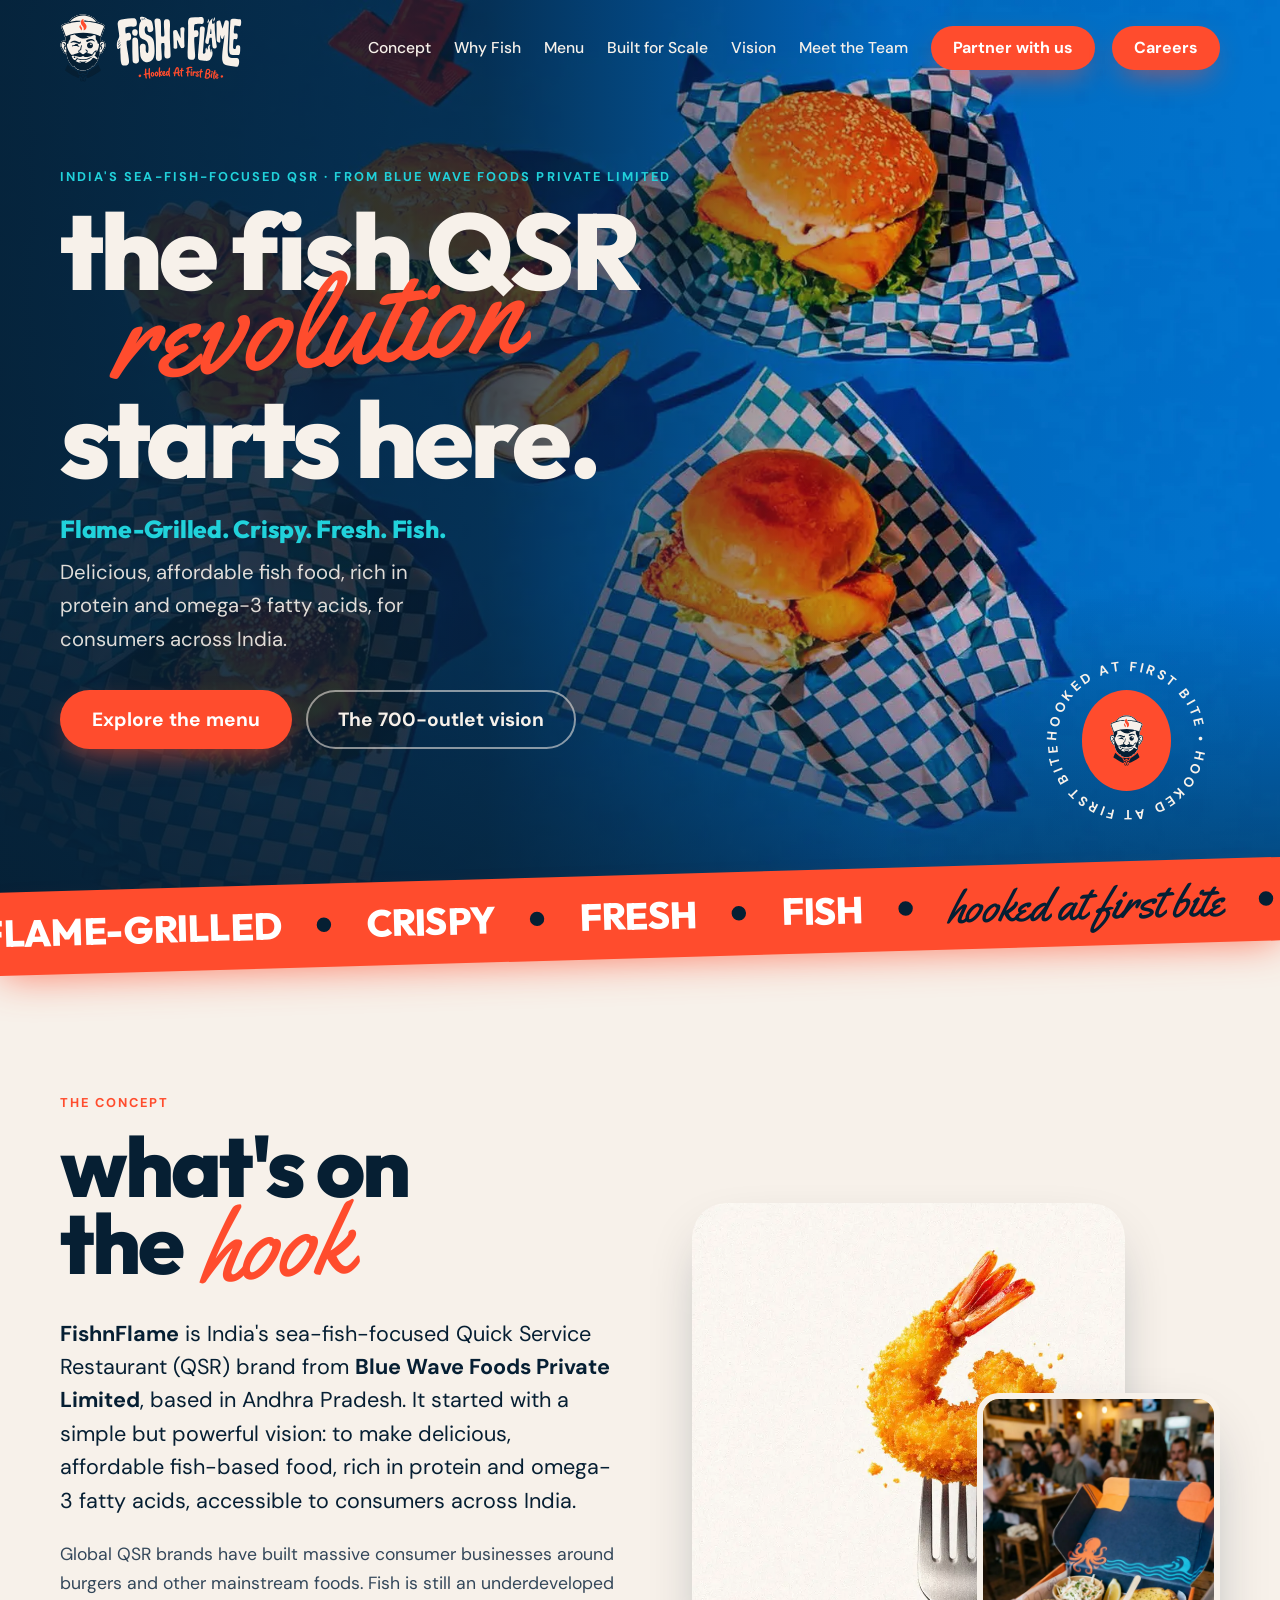
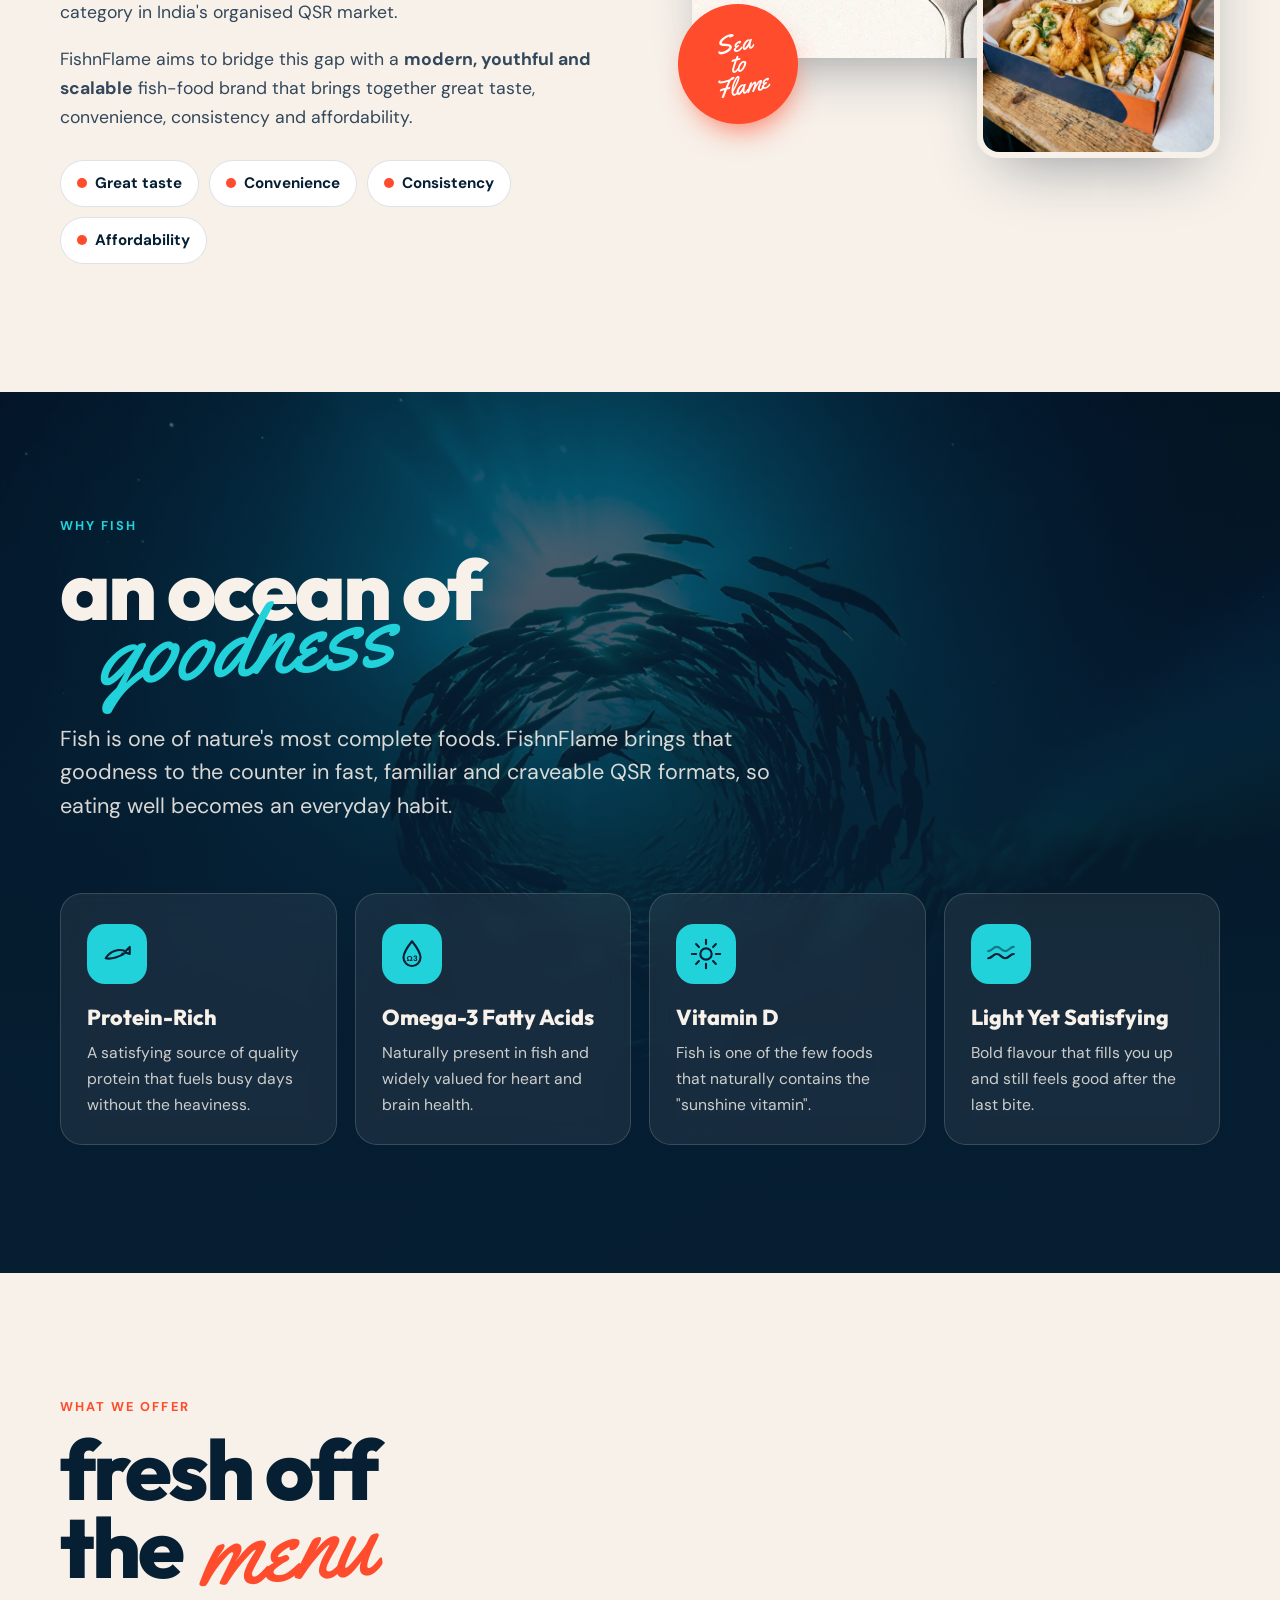
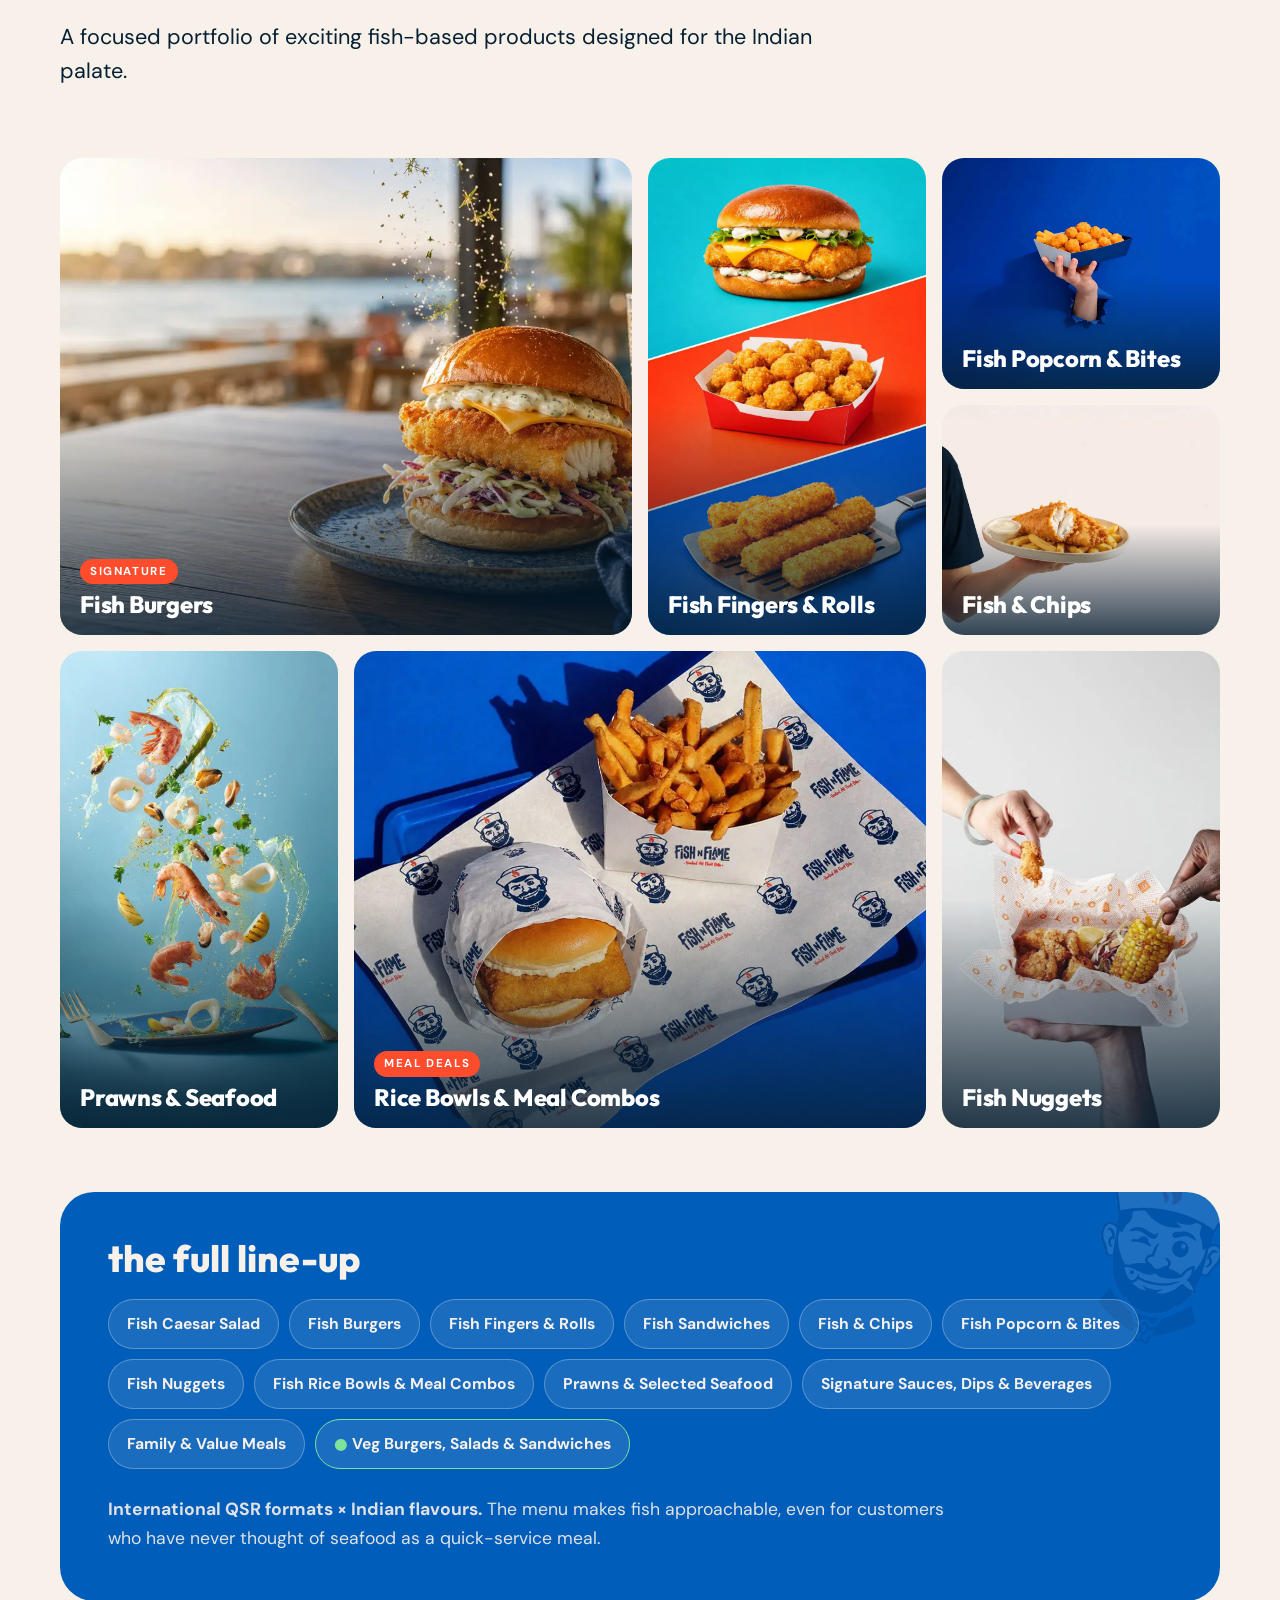
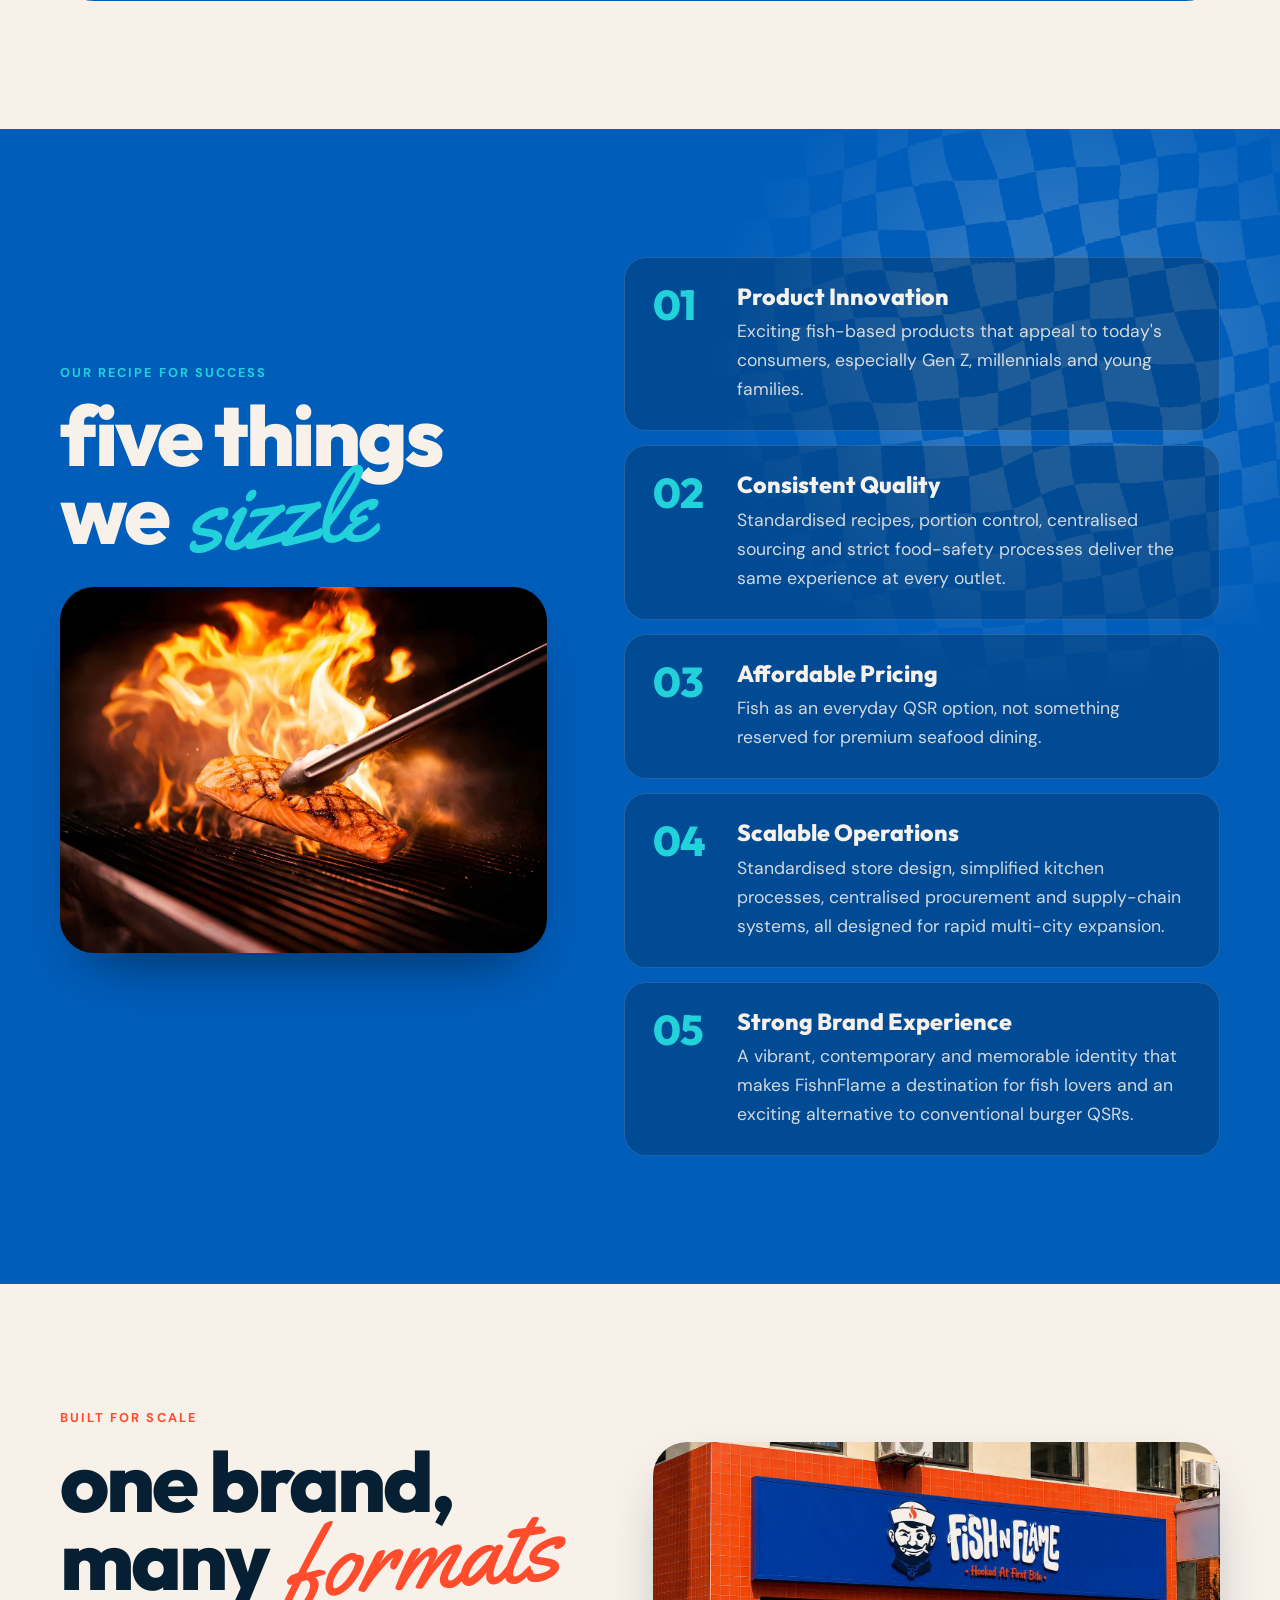
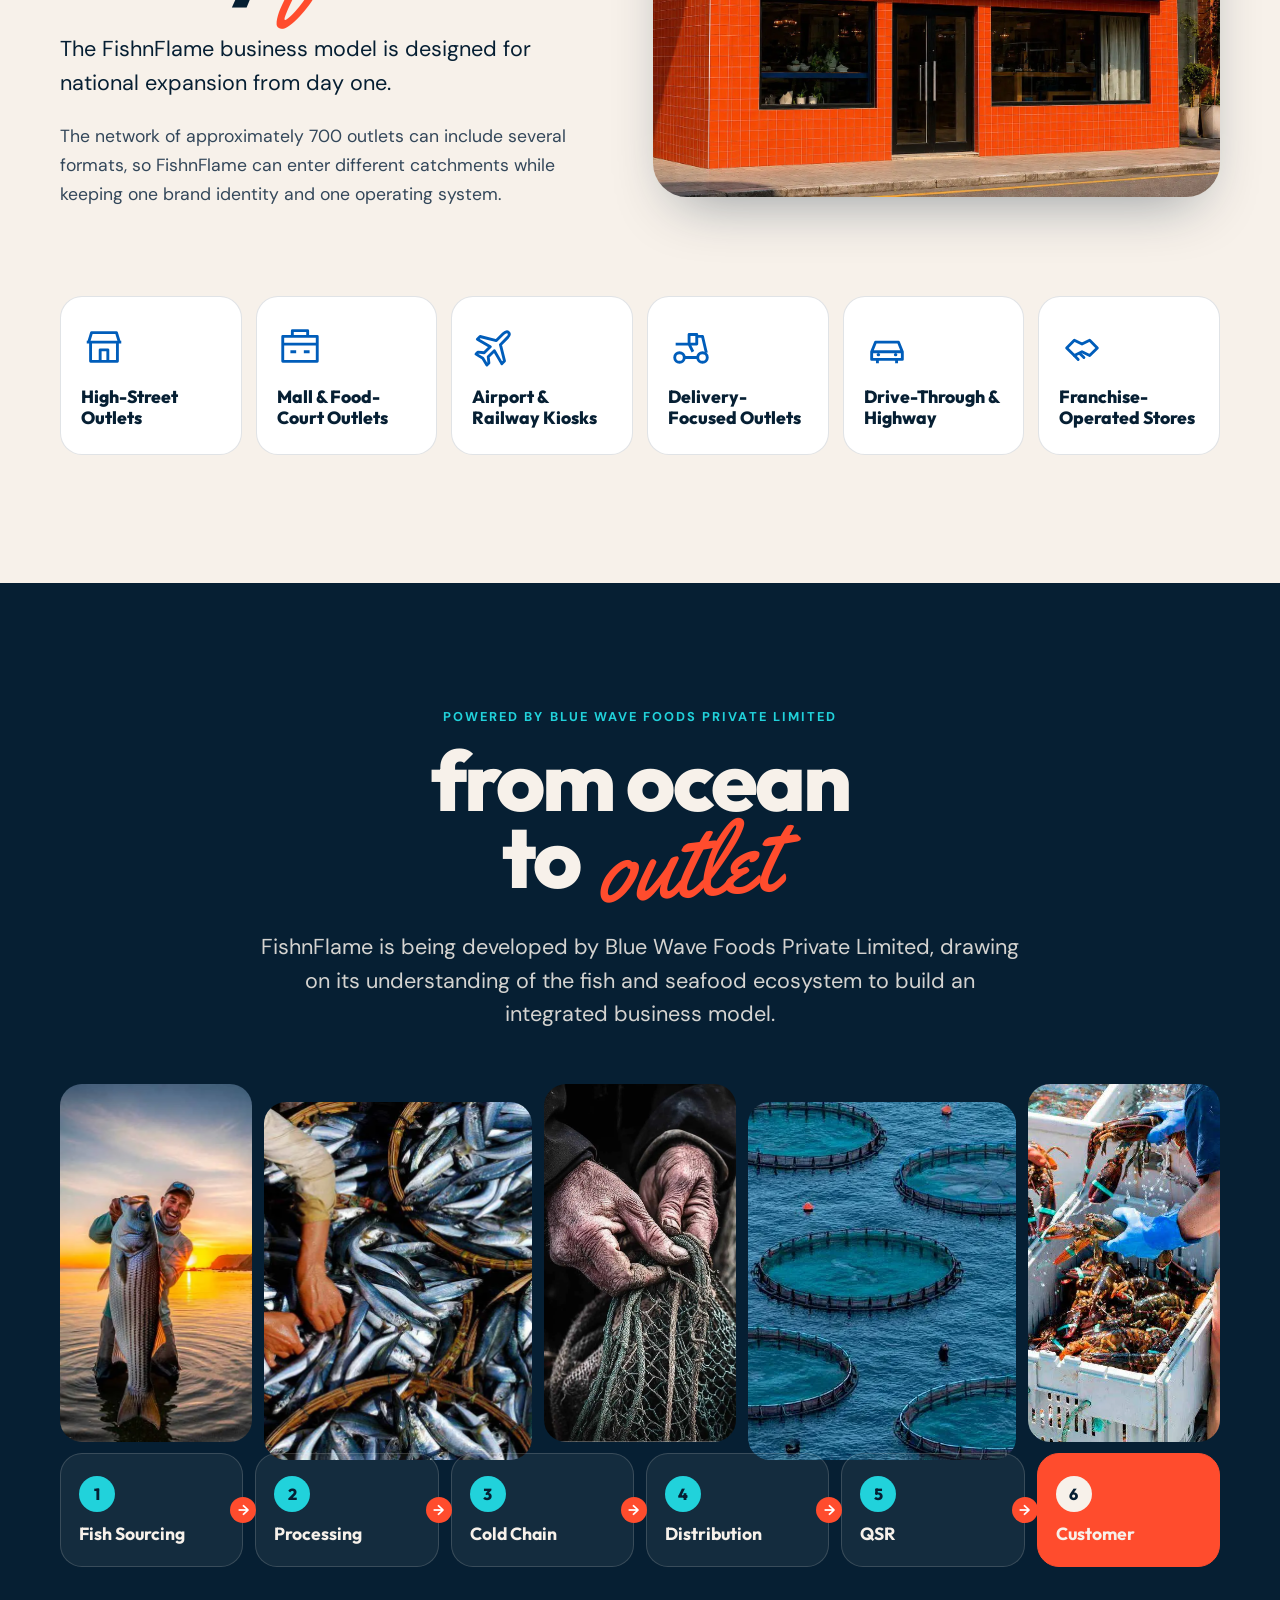
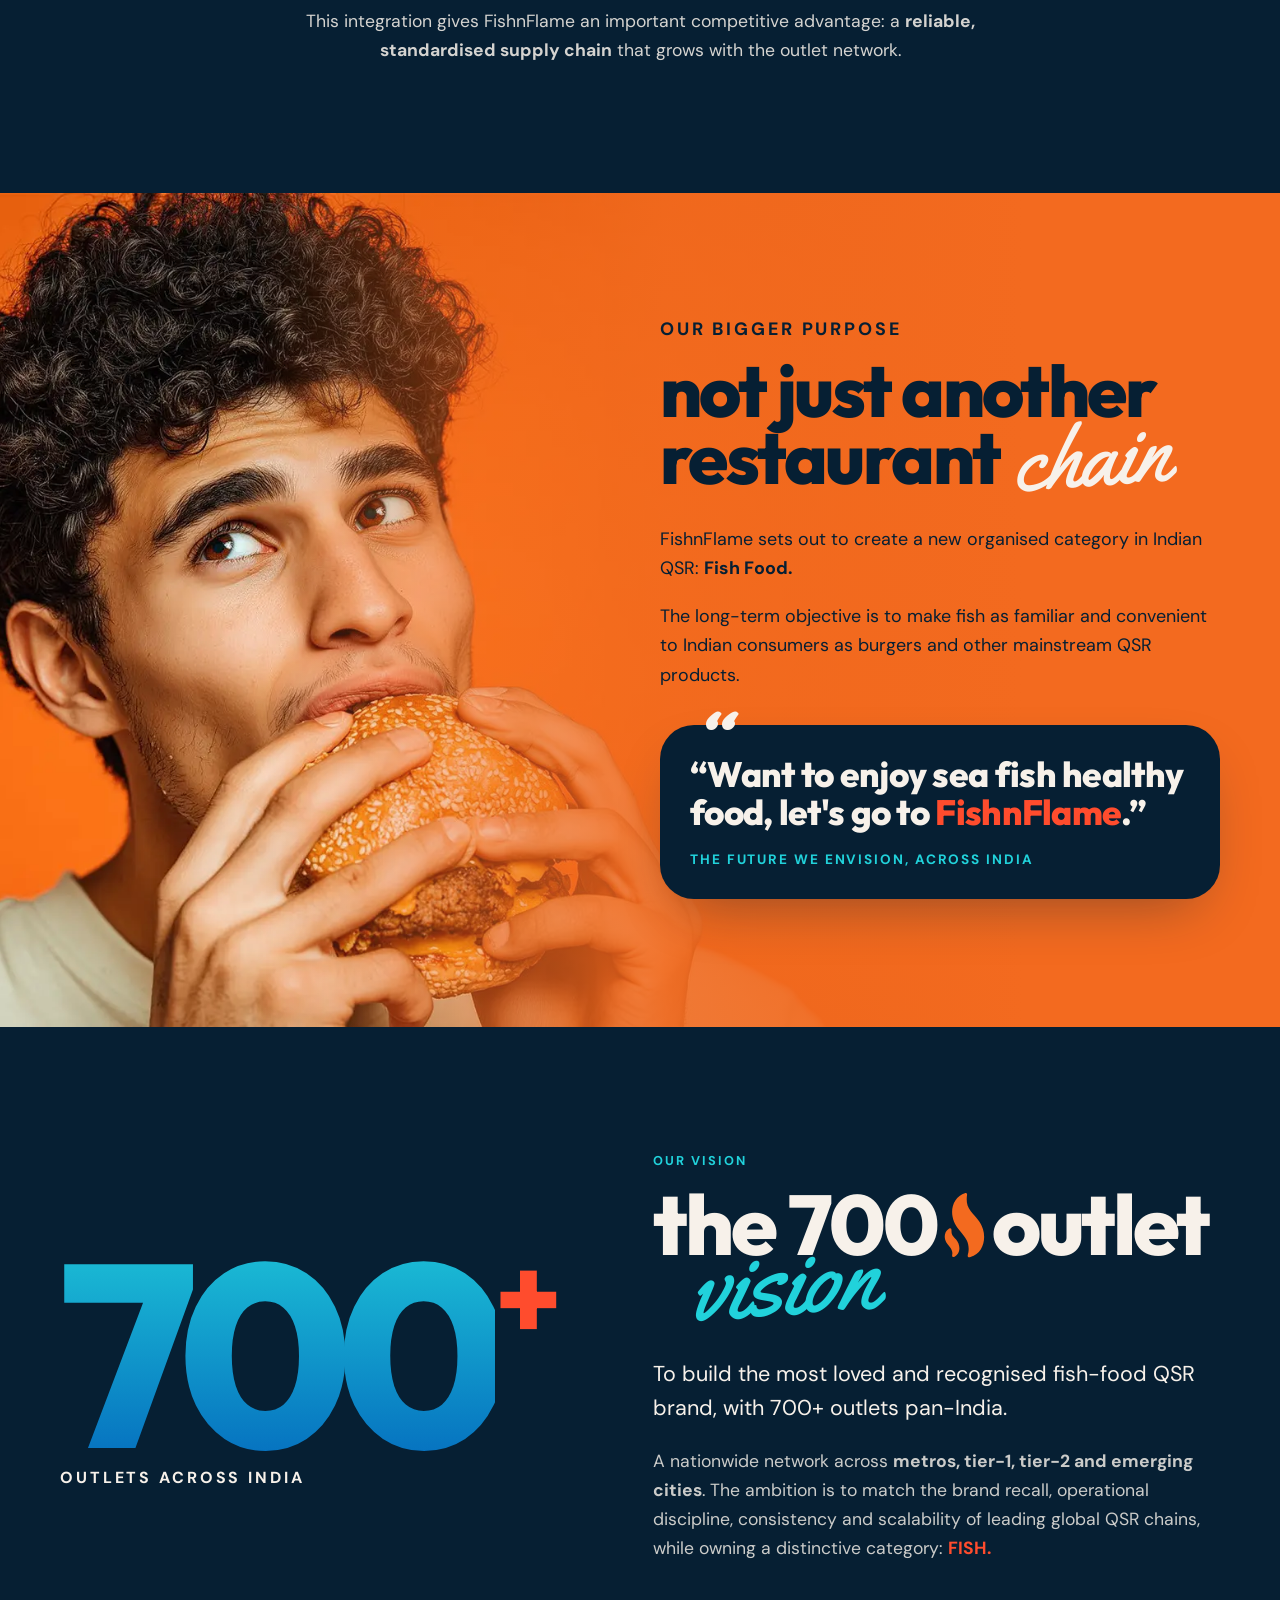
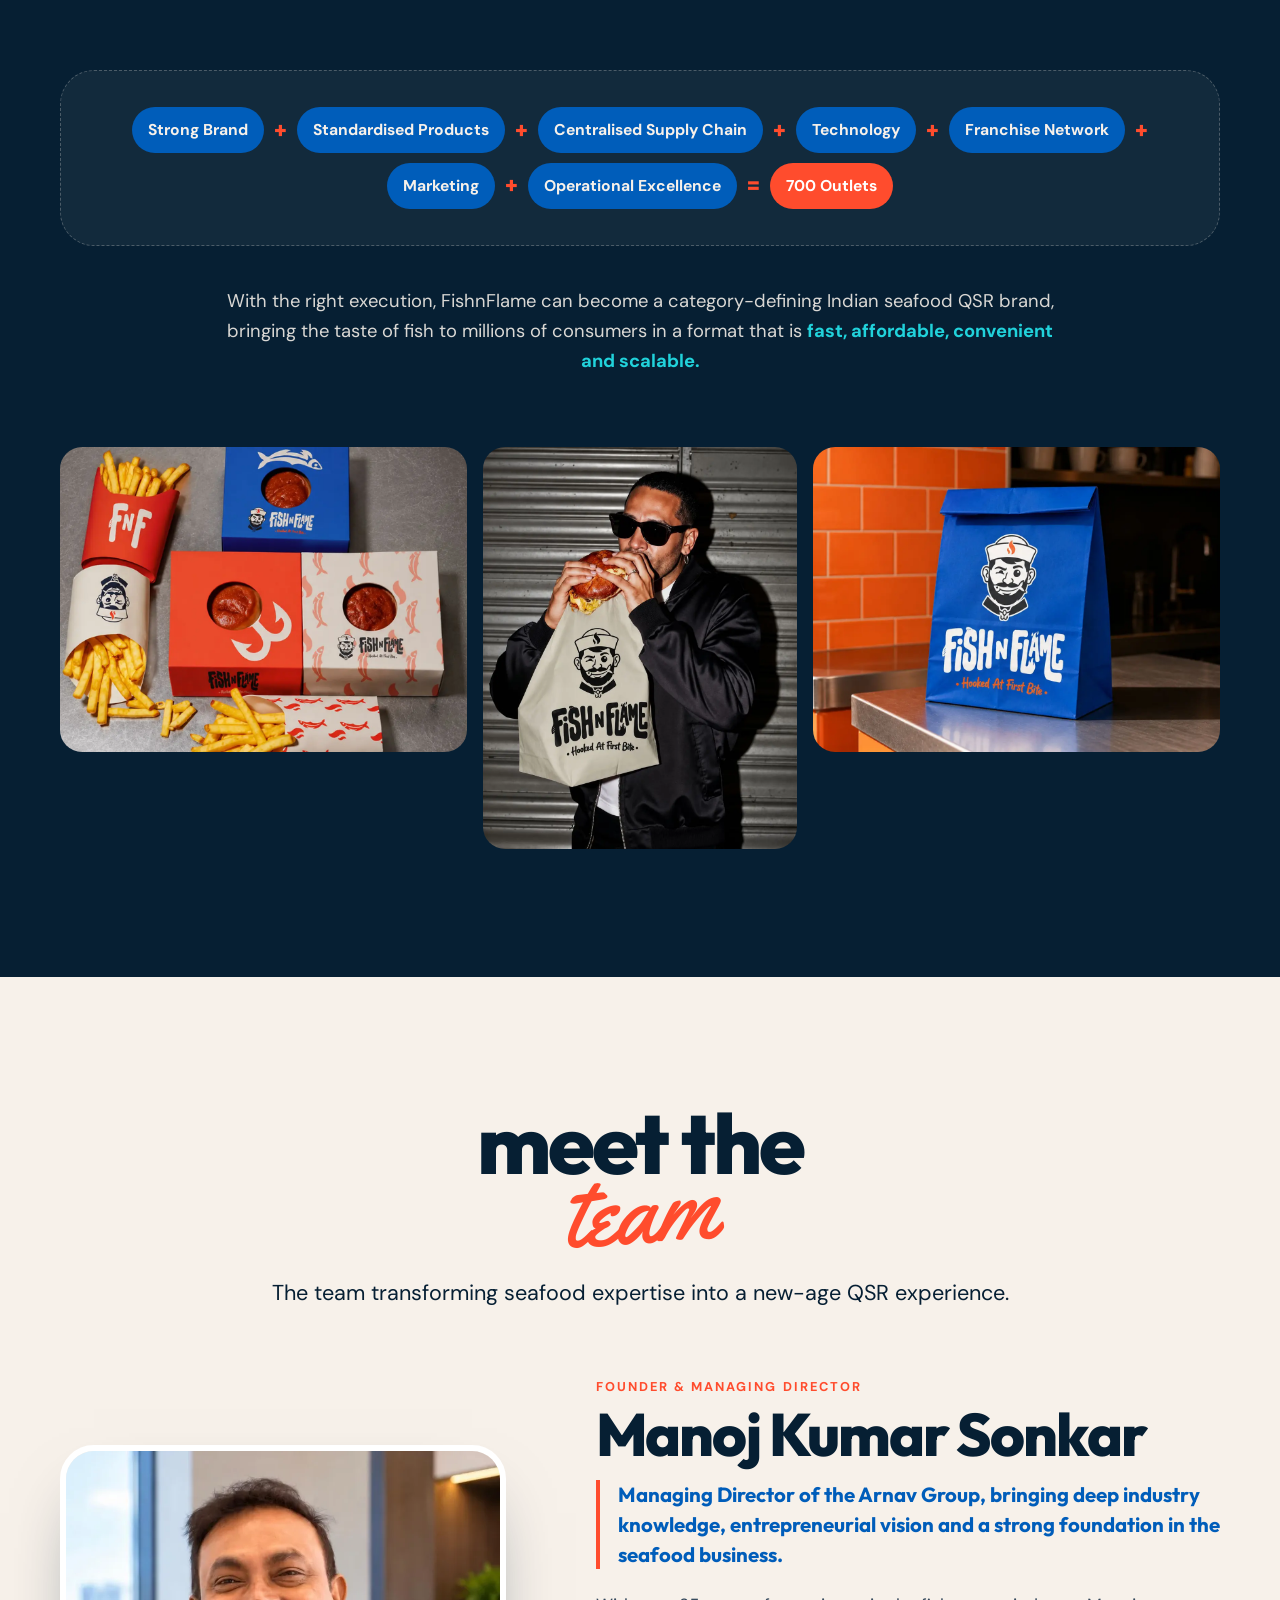
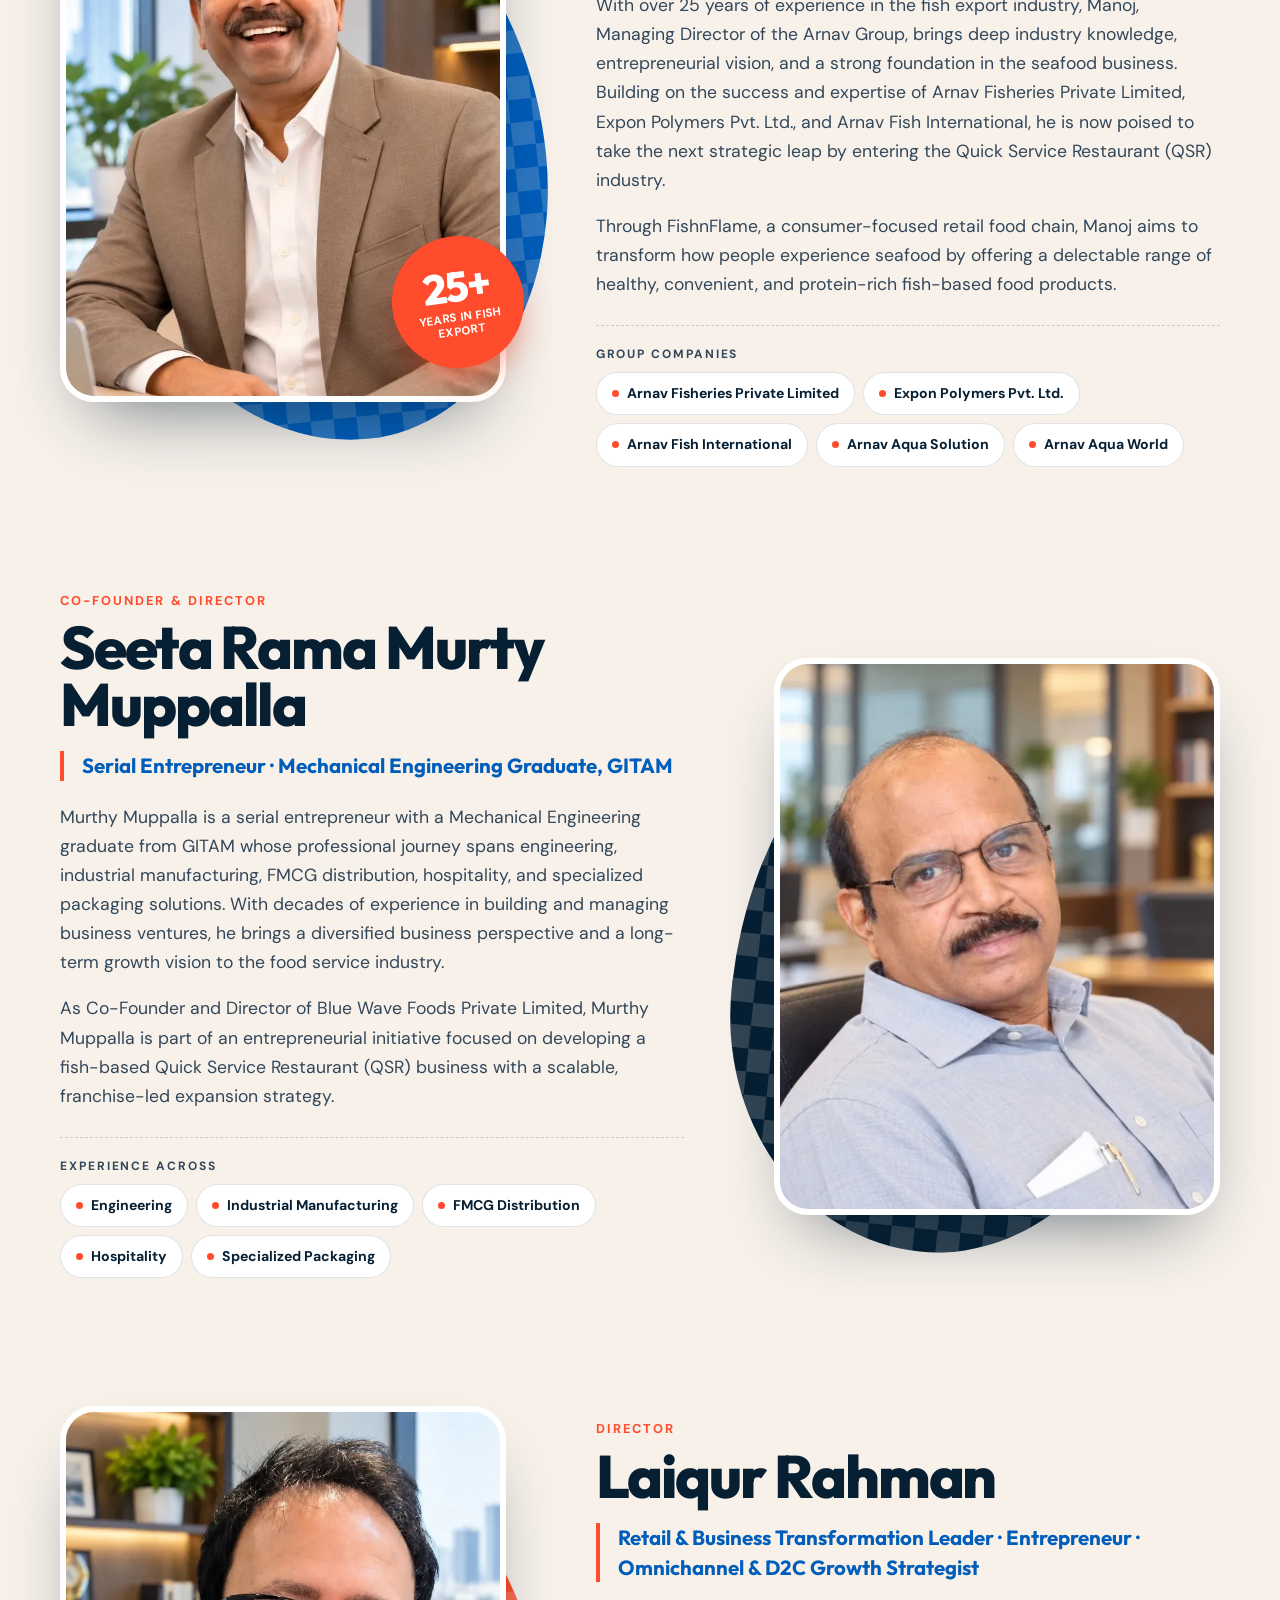
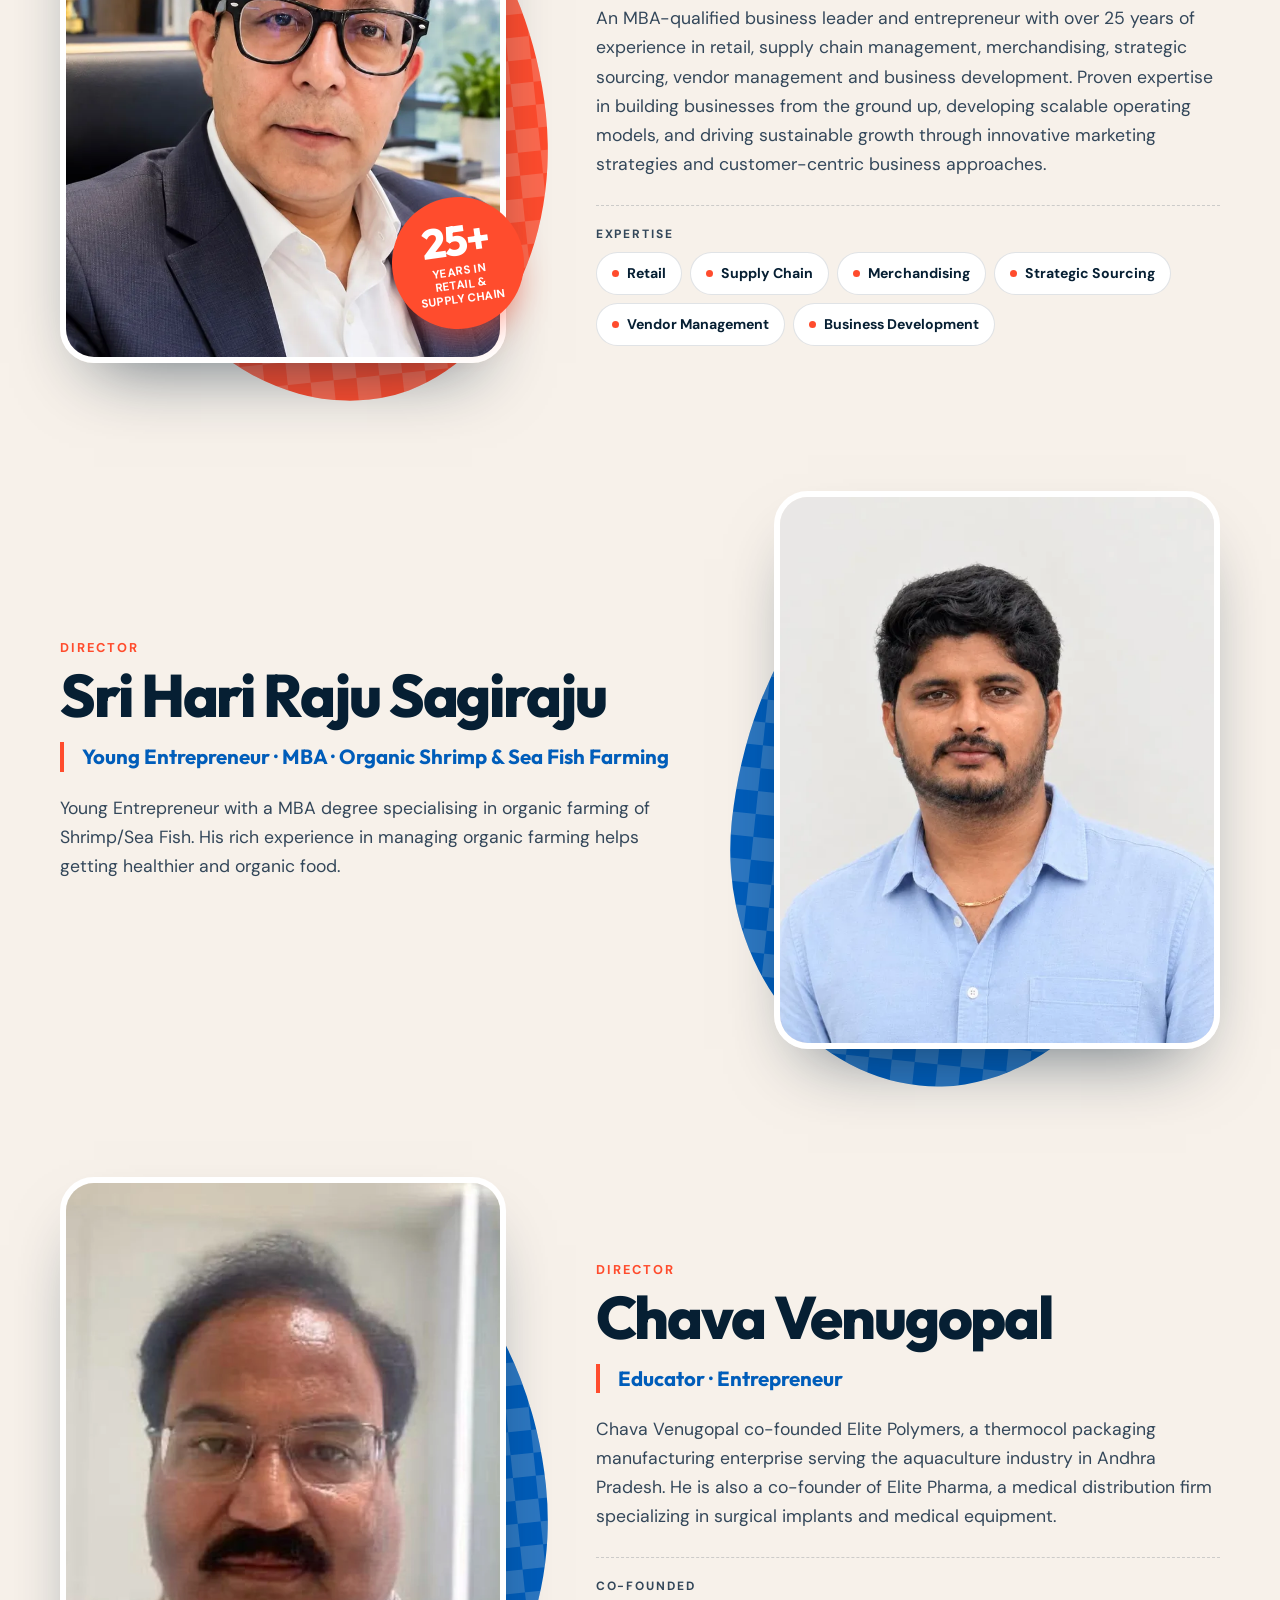
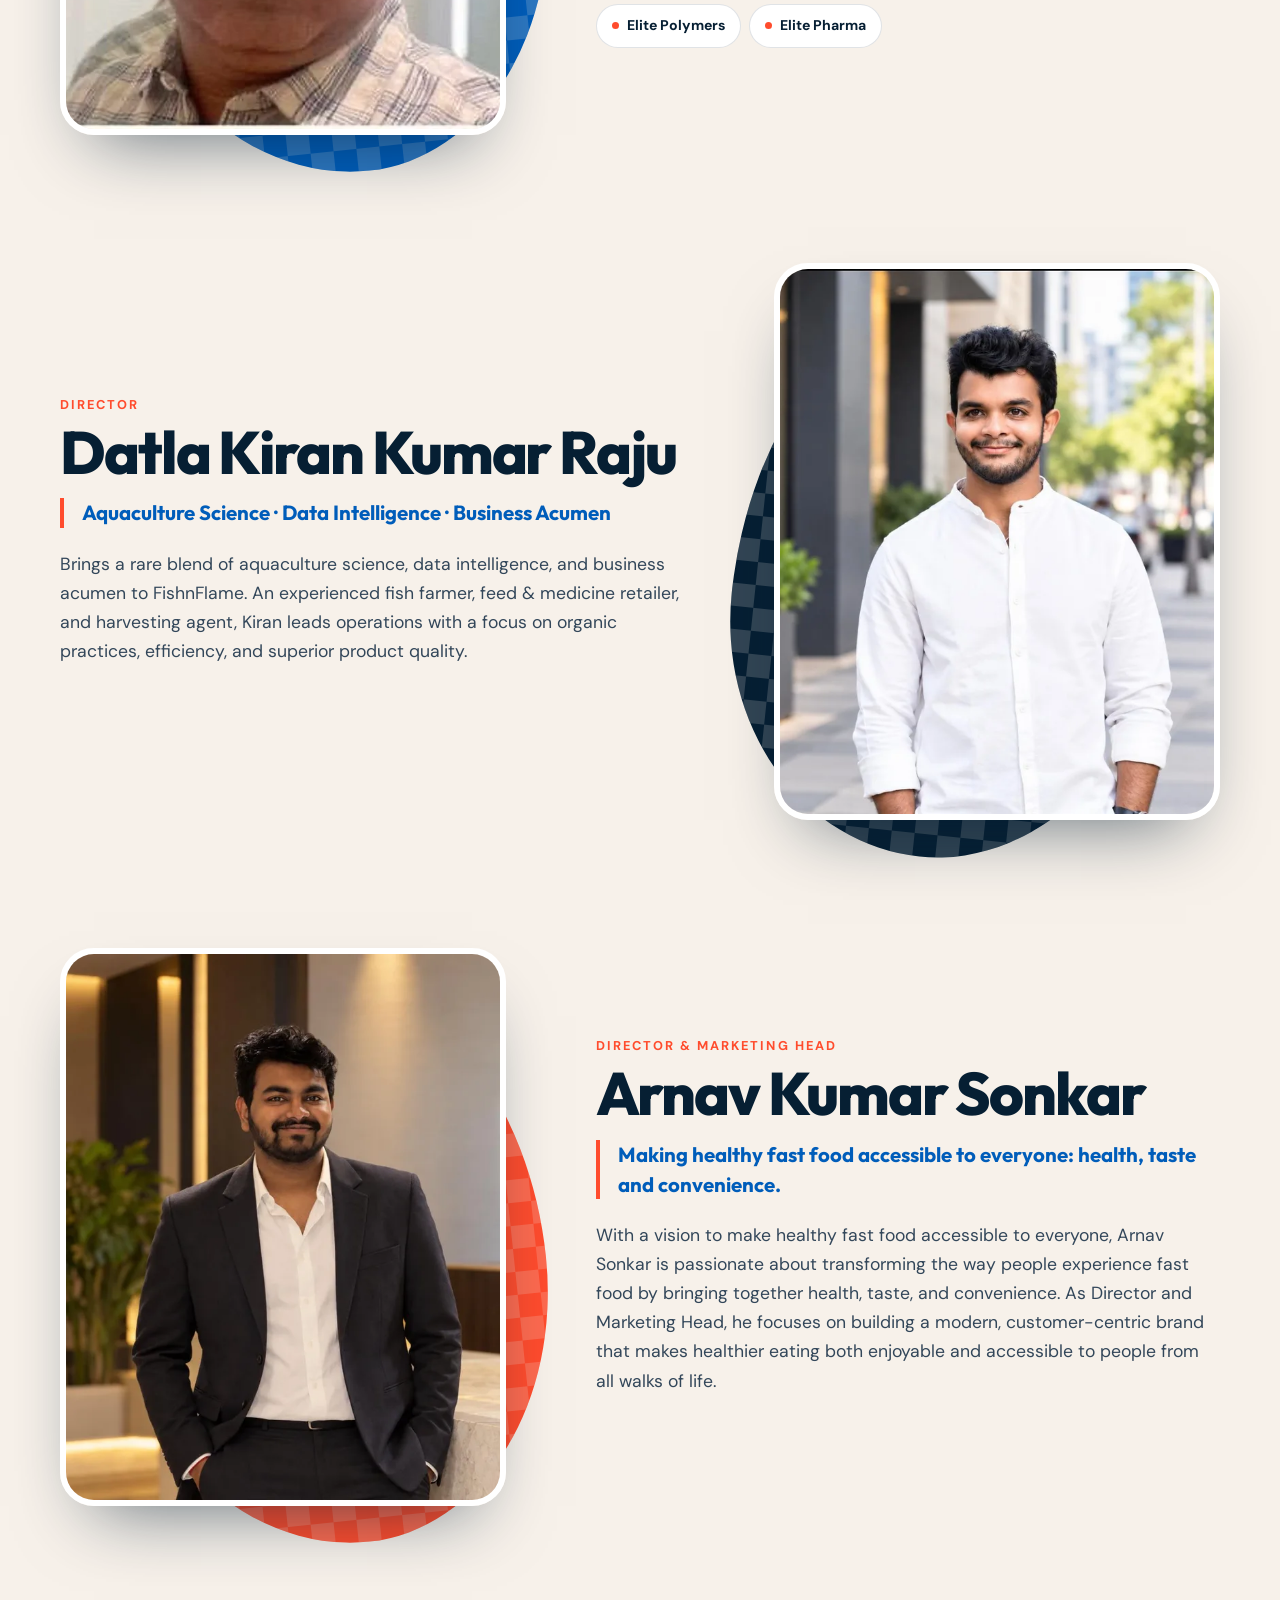
<file: index.html>
<!doctype html>
<html lang="en">
<head>
  <meta charset="utf-8">
  <meta name="viewport" content="width=device-width, initial-scale=1">
  <title>FishnFlame | India's Fish QSR Brand | Hooked At First Bite</title>
  <meta name="description" content="FishnFlame is India's sea-fish-focused Quick Service Restaurant brand from Blue Wave Foods Private Limited, Andhra Pradesh. Flame-grilled, crispy, fresh fish, built to reach 700+ outlets across India.">
  <meta name="theme-color" content="#061f33">
  <link rel="canonical" href="https://www.fishnflame.in/">
  <meta property="og:type" content="website">
  <meta property="og:url" content="https://www.fishnflame.in/">
  <meta property="og:title" content="FishnFlame | The Fish QSR Revolution Starts Here">
  <meta property="og:description" content="Flame-Grilled. Crispy. Fresh. Fish. India's sea-fish-focused QSR brand from Blue Wave Foods Private Limited.">
  <meta property="og:image" content="https://www.fishnflame.in/assets/img/hero-burgers.webp">
  <meta name="twitter:card" content="summary_large_image">
  <link rel="icon" type="image/svg+xml" href="assets/logo/mascot.svg">
  <link rel="apple-touch-icon" href="assets/logo/og-mascot.png">

  <link rel="preconnect" href="https://fonts.googleapis.com">
  <link rel="preconnect" href="https://fonts.gstatic.com" crossorigin>
  <link href="https://fonts.googleapis.com/css2?family=DM+Sans:opsz,wght@9..40,400;9..40,500;9..40,700&family=Outfit:wght@600;700;800&family=Yellowtail&display=swap" rel="stylesheet">
  <link rel="preload" as="image" href="assets/img/hero-burgers.webp">
  <link rel="stylesheet" href="assets/css/styles.css?v=20261028a">
</head>
<body>
  <a class="skip" href="#main">Skip to content</a>

  <!-- Wavy distortion used by the brand checkerboard pattern -->
  <svg width="0" height="0" style="position:absolute" aria-hidden="true" focusable="false">
    <filter id="wavy"><feTurbulence type="fractalNoise" baseFrequency="0.006" numOctaves="2" seed="4"/><feDisplacementMap in="SourceGraphic" scale="46"/></filter>
  </svg>

  <!-- ============ NAV ============ -->
  <header class="nav" id="nav">
    <div class="container nav__inner">
      <a class="nav__brand" href="#top" aria-label="FishnFlame home">
        <img src="assets/logo/nav-mascot.svg" alt="" width="34" height="50" class="nav__mascot">
        <img src="assets/logo/nav-wordmark.svg" alt="FishnFlame" width="91" height="46" class="nav__wordmark">
      </a>
      <nav class="nav__links" id="navLinks" aria-label="Primary">
        <a href="#concept">Concept</a>
        <a href="#goodness">Why Fish</a>
        <a href="#menu">Menu</a>
        <a href="#scale">Built for Scale</a>
        <a href="#vision">Vision</a>
        <a href="#team">Meet the Team</a>
        <a href="#contact" class="btn btn--flame btn--sm nav__cta">Partner with us</a>
        <a href="careers" class="btn btn--flame btn--sm nav__cta">Careers</a>
      </nav>
      <button class="nav__toggle" id="navToggle" aria-label="Open menu" aria-expanded="false" aria-controls="navLinks">
        <span></span><span></span><span></span>
      </button>
    </div>
  </header>

  <main id="main">

    <!-- ============ HERO ============ -->
    <section class="hero" id="top">
      <div class="hero__media">
        <img src="assets/img/hero-burgers.webp" alt="Crispy fish burgers and curly fries on blue checkered paper" fetchpriority="high">
      </div>
      <div class="hero__shade"></div>
      <div class="container hero__content">
        <p class="eyebrow eyebrow--teal">India's Sea-Fish-Focused QSR · From Blue Wave Foods Private Limited</p>
        <h1 class="hero__title">
          <span class="t-bold">the fish QSR</span>
          <span class="t-script t-flame">revolution</span>
          <span class="t-bold">starts here.</span>
        </h1>
        <p class="hero__tag">Flame-Grilled. Crispy. Fresh. Fish.</p>
        <p class="hero__lede">Delicious, affordable fish food, rich in protein and omega-3 fatty acids, for consumers across India.</p>
        <div class="hero__ctas">
          <a href="#menu" class="btn btn--flame">Explore the menu</a>
          <a href="#vision" class="btn btn--ghost">The 700-outlet vision</a>
        </div>
      </div>
      <div class="hero__badge" aria-hidden="true">
        <img src="assets/logo/mascot.svg" alt="">
        <svg viewBox="0 0 200 200"><defs><path id="circ" d="M100,100 m-78,0 a78,78 0 1,1 156,0 a78,78 0 1,1 -156,0"/></defs><text><textPath href="#circ">HOOKED AT FIRST BITE • HOOKED AT FIRST BITE • </textPath></text></svg>
      </div>
    </section>

    <!-- ============ MARQUEE ============ -->
    <div class="marquee" aria-hidden="true">
      <div class="marquee__track">
        <span>Flame-Grilled</span><i></i><span>Crispy</span><i></i><span>Fresh</span><i></i><span>Fish</span><i></i><span class="t-script">hooked at first bite</span><i></i>
        <span>Flame-Grilled</span><i></i><span>Crispy</span><i></i><span>Fresh</span><i></i><span>Fish</span><i></i><span class="t-script">hooked at first bite</span><i></i>
      </div>
    </div>

    <!-- ============ CONCEPT ============ -->
    <section class="section section--shell concept" id="concept">
      <div class="container concept__grid">
        <div class="concept__copy reveal">
          <p class="eyebrow">The Concept</p>
          <h2 class="title">
            <span class="t-bold">what's on</span>
            <span class="t-bold">the <span class="t-script t-flame inline">hook</span></span>
          </h2>
          <p class="lead"><strong>FishnFlame</strong> is India's sea-fish-focused Quick Service Restaurant (QSR) brand from <strong>Blue Wave Foods Private Limited</strong>, based in Andhra Pradesh. It started with a simple but powerful vision: to make delicious, affordable fish-based food, rich in protein and omega-3 fatty acids, accessible to consumers across India.</p>
          <p>Global QSR brands have built massive consumer businesses around burgers and other mainstream foods. Fish is still an underdeveloped category in India's organised QSR market.</p>
          <p>FishnFlame aims to bridge this gap with a <strong>modern, youthful and scalable</strong> fish-food brand that brings together great taste, convenience, consistency and affordability.</p>
          <ul class="ticks">
            <li>Great taste</li><li>Convenience</li><li>Consistency</li><li>Affordability</li>
          </ul>
        </div>
        <div class="concept__art reveal">
          <figure class="concept__main"><img src="assets/img/prawn-fork.webp" alt="A golden crumbed prawn on a fork" loading="lazy"></figure>
          <figure class="concept__side"><img src="assets/img/seafood-box.webp" alt="A seafood box with crispy prawns, calamari, fries and grilled fish skewers" loading="lazy"></figure>
          <div class="sticker sticker--flame">Sea<br>to<br>Flame</div>
        </div>
      </div>
    </section>

    <!-- ============ GOODNESS / HEALTH ============ -->
    <section class="section goodness" id="goodness">
      <div class="goodness__bg"><img src="assets/img/ocean-school.webp" alt="" loading="lazy"></div>
      <div class="container goodness__inner">
        <div class="goodness__head reveal">
          <p class="eyebrow eyebrow--teal">Why Fish</p>
          <h2 class="title title--light">
            <span class="t-bold">an ocean of</span>
            <span class="t-script t-teal">goodness</span>
          </h2>
          <p class="lead">Fish is one of nature's most complete foods. FishnFlame brings that goodness to the counter in fast, familiar and craveable QSR formats, so eating well becomes an everyday habit.</p>
        </div>
        <div class="benefits">
          <article class="benefit reveal">
            <div class="benefit__icon" aria-hidden="true">
              <svg viewBox="0 0 48 48"><path d="M8 30c6-10 18-14 28-10l6-6v10l-6-2c-8 6-20 10-28 8z" fill="none" stroke="currentColor" stroke-width="3" stroke-linejoin="round"/><circle cx="32" cy="24" r="2" fill="currentColor"/></svg>
            </div>
            <h3>Protein-Rich</h3>
            <p>A satisfying source of quality protein that fuels busy days without the heaviness.</p>
          </article>
          <article class="benefit reveal">
            <div class="benefit__icon" aria-hidden="true">
              <svg viewBox="0 0 48 48"><path d="M24 6c8 10 12 17 12 23a12 12 0 0 1-24 0c0-6 4-13 12-23z" fill="none" stroke="currentColor" stroke-width="3" stroke-linejoin="round"/><text x="24" y="34" text-anchor="middle" font-size="11" font-weight="700" fill="currentColor" font-family="DM Sans, sans-serif">Ω3</text></svg>
            </div>
            <h3>Omega-3 Fatty Acids</h3>
            <p>Naturally present in fish and widely valued for heart and brain health.</p>
          </article>
          <article class="benefit reveal">
            <div class="benefit__icon" aria-hidden="true">
              <svg viewBox="0 0 48 48"><circle cx="24" cy="24" r="8" fill="none" stroke="currentColor" stroke-width="3"/><path d="M24 4v6M24 38v6M4 24h6M38 24h6M10 10l4 4M34 34l4 4M38 10l-4 4M14 34l-4 4" stroke="currentColor" stroke-width="3" stroke-linecap="round"/></svg>
            </div>
            <h3>Vitamin D</h3>
            <p>Fish is one of the few foods that naturally contains the "sunshine vitamin".</p>
          </article>
          <article class="benefit reveal">
            <div class="benefit__icon" aria-hidden="true">
              <svg viewBox="0 0 48 48"><path d="M6 30c6 0 6-6 12-6s6 6 12 6 6-6 12-6" fill="none" stroke="currentColor" stroke-width="3" stroke-linecap="round"/><path d="M6 20c6 0 6-6 12-6s6 6 12 6 6-6 12-6" fill="none" stroke="currentColor" stroke-width="3" stroke-linecap="round" opacity=".5"/></svg>
            </div>
            <h3>Light Yet Satisfying</h3>
            <p>Bold flavour that fills you up and still feels good after the last bite.</p>
          </article>
        </div>
      </div>
    </section>

    <!-- ============ MENU ============ -->
    <section class="section section--shell menu" id="menu">
      <div class="container">
        <div class="section-head reveal">
          <p class="eyebrow">What We Offer</p>
          <h2 class="title">
            <span class="t-bold">fresh off</span>
            <span class="t-bold">the <span class="t-script t-flame inline">menu</span></span>
          </h2>
          <p class="lead">A focused portfolio of exciting fish-based products designed for the Indian palate.</p>
        </div>

        <div class="bento">
          <figure class="tile tile--xl reveal">
            <img src="assets/img/burger-harbour.webp" alt="Crispy fish burger served on a table by the sea" loading="lazy">
            <figcaption><span class="tile__tag">Signature</span>Fish Burgers</figcaption>
          </figure>
          <figure class="tile tile--tall reveal">
            <img src="assets/img/fingers-trio.webp" alt="Fish burger, fish popcorn and fish fingers on bold colour blocks" loading="lazy">
            <figcaption>Fish Fingers &amp; Rolls</figcaption>
          </figure>
          <figure class="tile reveal">
            <img src="assets/img/popcorn-hand.webp" alt="A hand holding up a tray of golden fish popcorn" loading="lazy">
            <figcaption>Fish Popcorn &amp; Bites</figcaption>
          </figure>
          <figure class="tile reveal">
            <img src="assets/img/fish-chips.webp" alt="Fish and chips being served" loading="lazy">
            <figcaption>Fish &amp; Chips</figcaption>
          </figure>
          <figure class="tile tile--tall reveal">
            <img src="assets/img/seafood-float.webp" alt="Prawns and seafood tossed in the air above a plate" loading="lazy">
            <figcaption>Prawns &amp; Seafood</figcaption>
          </figure>
          <figure class="tile tile--wide reveal">
            <img src="assets/img/fnf-wrapped.webp" alt="FishnFlame fish burger and fries on a branded tray liner" loading="lazy">
            <figcaption><span class="tile__tag">Meal Deals</span>Rice Bowls &amp; Meal Combos</figcaption>
          </figure>
          <figure class="tile reveal">
            <img src="assets/img/bites-share.webp" alt="Friends sharing crispy fish nuggets" loading="lazy">
            <figcaption>Fish Nuggets</figcaption>
          </figure>
        </div>

        <div class="fullmenu reveal">
          <h3 class="fullmenu__title">The full line-up</h3>
          <ul class="chips">
            <li>Fish Caesar Salad</li>
            <li>Fish Burgers</li>
            <li>Fish Fingers &amp; Rolls</li>
            <li>Fish Sandwiches</li>
            <li>Fish &amp; Chips</li>
            <li>Fish Popcorn &amp; Bites</li>
            <li>Fish Nuggets</li>
            <li>Fish Rice Bowls &amp; Meal Combos</li>
            <li>Prawns &amp; Selected Seafood</li>
            <li>Signature Sauces, Dips &amp; Beverages</li>
            <li>Family &amp; Value Meals</li>
            <li class="chip--veg">Veg Burgers, Salads &amp; Sandwiches</li>
          </ul>
          <p class="fullmenu__note"><strong>International QSR formats × Indian flavours.</strong> The menu makes fish approachable, even for customers who have never thought of seafood as a quick-service meal.</p>
        </div>
      </div>
    </section>

    <!-- ============ PILLARS ============ -->
    <section class="section pillars" id="difference">
      <div class="checker" aria-hidden="true"></div>
      <div class="container pillars__grid">
        <div class="pillars__head reveal">
          <p class="eyebrow eyebrow--teal">Our Recipe for Success</p>
          <h2 class="title title--light">
            <span class="t-bold">five things</span>
            <span class="t-bold">we <span class="t-script t-teal inline">sizzle</span></span>
          </h2>
          <figure class="pillars__img"><img src="assets/img/flame-grill.webp" alt="Fish fillet being flame-grilled with tongs" loading="lazy"></figure>
        </div>
        <ol class="pillar-list">
          <li class="pillar reveal">
            <span class="pillar__num">01</span>
            <div><h3>Product Innovation</h3><p>Exciting fish-based products that appeal to today's consumers, especially Gen Z, millennials and young families.</p></div>
          </li>
          <li class="pillar reveal">
            <span class="pillar__num">02</span>
            <div><h3>Consistent Quality</h3><p>Standardised recipes, portion control, centralised sourcing and strict food-safety processes deliver the same experience at every outlet.</p></div>
          </li>
          <li class="pillar reveal">
            <span class="pillar__num">03</span>
            <div><h3>Affordable Pricing</h3><p>Fish as an everyday QSR option, not something reserved for premium seafood dining.</p></div>
          </li>
          <li class="pillar reveal">
            <span class="pillar__num">04</span>
            <div><h3>Scalable Operations</h3><p>Standardised store design, simplified kitchen processes, centralised procurement and supply-chain systems, all designed for rapid multi-city expansion.</p></div>
          </li>
          <li class="pillar reveal">
            <span class="pillar__num">05</span>
            <div><h3>Strong Brand Experience</h3><p>A vibrant, contemporary and memorable identity that makes FishnFlame a destination for fish lovers and an exciting alternative to conventional burger QSRs.</p></div>
          </li>
        </ol>
      </div>
    </section>


    <!-- ============ BUILT FOR SCALE ============ -->
    <section class="section section--shell scale" id="scale">
      <div class="container">
        <div class="scale__grid">
          <div class="scale__copy reveal">
            <p class="eyebrow">Built for Scale</p>
            <h2 class="title">
              <span class="t-bold">one brand,</span>
              <span class="t-bold">many <span class="t-script t-flame inline">formats</span></span>
            </h2>
            <p class="lead">The FishnFlame business model is designed for national expansion from day one.</p>
            <p>The network of approximately 700 outlets can include several formats, so FishnFlame can enter different catchments while keeping one brand identity and one operating system.</p>
          </div>
          <figure class="scale__img reveal"><img src="assets/img/fnf-store.webp" alt="FishnFlame high-street storefront" loading="lazy"></figure>
        </div>

        <ul class="formats">
          <li class="format reveal">
            <svg viewBox="0 0 48 48" aria-hidden="true"><path d="M6 20h36M8 20l3-10h26l3 10M10 20v20h28V20M20 40V28h8v12" fill="none" stroke="currentColor" stroke-width="3" stroke-linejoin="round"/></svg>
            <h3>High-Street Outlets</h3>
          </li>
          <li class="format reveal">
            <svg viewBox="0 0 48 48" aria-hidden="true"><path d="M6 14h36v26H6zM6 22h36M16 14V8h16v6M14 30h6M28 30h6" fill="none" stroke="currentColor" stroke-width="3" stroke-linejoin="round"/></svg>
            <h3>Mall &amp; Food-Court Outlets</h3>
          </li>
          <li class="format reveal">
            <svg viewBox="0 0 48 48" aria-hidden="true"><path transform="rotate(45 24 24)" d="M24 4c2 0 3 2 3 5v10l15 9v4l-15-4v9l5 4v3l-8-2-8 2v-3l5-4v-9L6 32v-4l15-9V9c0-3 1-5 3-5z" fill="none" stroke="currentColor" stroke-width="3" stroke-linejoin="round"/></svg>
            <h3>Airport &amp; Railway Kiosks</h3>
          </li>
          <li class="format reveal">
            <svg viewBox="0 0 48 48" aria-hidden="true"><circle cx="12" cy="36" r="5" fill="none" stroke="currentColor" stroke-width="3"/><circle cx="36" cy="36" r="5" fill="none" stroke="currentColor" stroke-width="3"/><path d="M17 36h14M8 22h14l4 8M30 14h6l4 17M22 12h8v10h-8z" fill="none" stroke="currentColor" stroke-width="3" stroke-linejoin="round"/></svg>
            <h3>Delivery-Focused Outlets</h3>
          </li>
          <li class="format reveal">
            <svg viewBox="0 0 48 48" aria-hidden="true"><path d="M8 30l4-10h24l4 10v8H8zM8 30h32M14 38v4M34 38v4" fill="none" stroke="currentColor" stroke-width="3" stroke-linejoin="round"/><circle cx="15" cy="33" r="1.8" fill="currentColor"/><circle cx="33" cy="33" r="1.8" fill="currentColor"/></svg>
            <h3>Drive-Through &amp; Highway</h3>
          </li>
          <li class="format reveal">
            <svg viewBox="0 0 48 48" aria-hidden="true"><path d="M8 26l8-8 8 4 8-4 8 8-8 8-8-4-8 4z" fill="none" stroke="currentColor" stroke-width="3" stroke-linejoin="round"/><path d="M16 34l4 4M22 32l4 4" stroke="currentColor" stroke-width="3" stroke-linecap="round"/></svg>
            <h3>Franchise-Operated Stores</h3>
          </li>
        </ul>
      </div>
    </section>

    <!-- ============ BLUE WAVE FOODS / SUPPLY CHAIN ============ -->
    <section class="section chain" id="bluewave">
      <div class="container">
        <div class="section-head section-head--center reveal">
          <p class="eyebrow eyebrow--teal">Powered by Blue Wave Foods Private Limited</p>
          <h2 class="title title--light title--center">
            <span class="t-bold">from ocean</span>
            <span class="t-bold">to <span class="t-script t-flame inline">outlet</span></span>
          </h2>
          <p class="lead">FishnFlame is being developed by Blue Wave Foods Private Limited, drawing on its understanding of the fish and seafood ecosystem to build an integrated business model.</p>
        </div>

        <div class="chain__photos reveal" aria-hidden="true">
          <img src="assets/img/fisher-sunset.webp" alt="" loading="lazy">
          <img src="assets/img/fish-baskets.webp" alt="" loading="lazy">
          <img src="assets/img/net-hands.webp" alt="" loading="lazy">
          <img src="assets/img/fish-farm.webp" alt="" loading="lazy">
          <img src="assets/img/catch-crate.webp" alt="" loading="lazy">
        </div>

        <ol class="flow">
          <li class="flow__step reveal"><span class="flow__n">1</span><strong>Fish Sourcing</strong></li>
          <li class="flow__step reveal"><span class="flow__n">2</span><strong>Processing</strong></li>
          <li class="flow__step reveal"><span class="flow__n">3</span><strong>Cold Chain</strong></li>
          <li class="flow__step reveal"><span class="flow__n">4</span><strong>Distribution</strong></li>
          <li class="flow__step reveal"><span class="flow__n">5</span><strong>QSR</strong></li>
          <li class="flow__step flow__step--end reveal"><span class="flow__n">6</span><strong>Customer</strong></li>
        </ol>
        <p class="chain__note reveal">This integration gives FishnFlame an important competitive advantage: a <strong>reliable, standardised supply chain</strong> that grows with the outlet network.</p>
      </div>
    </section>

    <!-- ============ BIGGER PURPOSE ============ -->
    <section class="purpose" id="purpose">
      <div class="purpose__media"><img src="assets/img/crave.webp" alt="A young man taking a big bite of a burger against an orange background" loading="lazy"></div>
      <div class="container purpose__inner">
        <div class="purpose__copy reveal">
          <p class="eyebrow eyebrow--bay">Our Bigger Purpose</p>
          <h2 class="title">
            <span class="t-bold">not just another</span>
            <span class="t-bold">restaurant <span class="t-script t-shell inline">chain</span></span>
          </h2>
          <p>FishnFlame sets out to create a new organised category in Indian QSR: <strong>Fish Food.</strong></p>
          <p>The long-term objective is to make fish as familiar and convenient to Indian consumers as burgers and other mainstream QSR products.</p>
          <blockquote class="quote">
            <p>“Want to enjoy sea fish healthy food, let's go to <span>FishnFlame</span>.”</p>
            <cite>The future we envision, across India</cite>
          </blockquote>
        </div>
      </div>
    </section>

    <!-- ============ 700 VISION ============ -->
    <section class="section vision" id="vision">
      <div class="container">
        <div class="vision__grid">
          <div class="vision__num reveal">
            <span class="count" data-count="700">0</span><span class="plus">+</span>
            <span class="vision__label">outlets across India</span>
          </div>
          <div class="vision__copy reveal">
            <p class="eyebrow eyebrow--teal">Our Vision</p>
            <h2 class="title title--light">
              <span class="t-bold">the 700<span class="sr-only">-</span><img class="fire-inline" src="assets/logo/fire-icon.svg" alt="" width="30" height="48">outlet</span>
              <span class="t-script t-teal">vision</span>
            </h2>
            <p class="lead">To build the most loved and recognised fish-food QSR brand, with 700+ outlets pan-India.</p>
            <p>A nationwide network across <strong>metros, tier-1, tier-2 and emerging cities</strong>. The ambition is to match the brand recall, operational discipline, consistency and scalability of leading global QSR chains, while owning a distinctive category: <strong class="t-flame-text">FISH.</strong></p>
          </div>
        </div>

        <div class="formula reveal" aria-label="The roadmap formula">
          <span>Strong Brand</span><b>+</b>
          <span>Standardised Products</span><b>+</b>
          <span>Centralised Supply Chain</span><b>+</b>
          <span>Technology</span><b>+</b>
          <span>Franchise Network</span><b>+</b>
          <span>Marketing</span><b>+</b>
          <span>Operational Excellence</span><b>=</b>
          <span class="formula__result">700 Outlets</span>
        </div>

        <p class="vision__close reveal">With the right execution, FishnFlame can become a category-defining Indian seafood QSR brand, bringing the taste of fish to millions of consumers in a format that is <em>fast, affordable, convenient and scalable.</em></p>

        <div class="vision__photos">
          <figure class="reveal"><img src="assets/img/fnf-packaging.webp" alt="FishnFlame branded fries sleeve and boxes" loading="lazy"></figure>
          <figure class="reveal"><img src="assets/img/fnf-bag-guy.webp" alt="A customer holding a FishnFlame bag while eating a burger" loading="lazy"></figure>
          <figure class="reveal"><img src="assets/img/fnf-bag.webp" alt="FishnFlame blue takeaway bag on a steel counter" loading="lazy"></figure>
        </div>
      </div>
    </section>

    <!-- ============ MEET THE TEAM ============ -->
    <section class="section section--shell team" id="team">
      <div class="container">
        <div class="section-head section-head--center reveal">
          <h2 class="title title--center">
            <span class="t-bold">meet the</span>
            <span class="t-script t-flame">team</span>
          </h2>
          <p class="lead">The team transforming seafood expertise into a new-age QSR experience.</p>
        </div>

        <div class="leaders">
          <!-- 1. Manoj Kumar Sonkar -->
          <article class="leader reveal">
            <div class="leader__media">
              <span class="leader__blob" aria-hidden="true"></span>
              <figure class="leader__photo"><img src="assets/img/director-manoj.webp" alt="Manoj Kumar Sonkar" width="800" height="1000" loading="lazy"></figure>
              <div class="leader__stat"><strong>25+</strong><span>years in fish export</span></div>
            </div>
            <div class="leader__body">
              <p class="eyebrow">Founder &amp; Managing Director</p>
              <h3 class="leader__name">Manoj Kumar Sonkar</h3>
              <p class="leader__intro">Managing Director of the Arnav Group, bringing deep industry knowledge, entrepreneurial vision and a strong foundation in the seafood business.</p>
              <p>With over 25 years of experience in the fish export industry, Manoj, Managing Director of the Arnav Group, brings deep industry knowledge, entrepreneurial vision, and a strong foundation in the seafood business. Building on the success and expertise of Arnav Fisheries Private Limited, Expon Polymers Pvt. Ltd., and Arnav Fish International, he is now poised to take the next strategic leap by entering the Quick Service Restaurant (QSR) industry.</p>
              <p>Through FishnFlame, a consumer-focused retail food chain, Manoj aims to transform how people experience seafood by offering a delectable range of healthy, convenient, and protein-rich fish-based food products.</p>
              <div class="leader__tags">
                <span class="leader__tags-label">Group companies</span>
                <ul>
                  <li>Arnav Fisheries Private Limited</li>
                  <li>Expon Polymers Pvt. Ltd.</li>
                  <li>Arnav Fish International</li>
                  <li>Arnav Aqua Solution</li>
                  <li>Arnav Aqua World</li>
                </ul>
              </div>
            </div>
          </article>

          <!-- 2. Seeta Rama Murty Muppalla -->
          <article class="leader leader--flip reveal">
            <div class="leader__media">
              <span class="leader__blob" aria-hidden="true"></span>
              <figure class="leader__photo"><img src="assets/img/team-seeta-rama-murty.webp" alt="Seeta Rama Murty Muppalla" width="640" height="800" loading="lazy"></figure>
            </div>
            <div class="leader__body">
              <p class="eyebrow">Co-Founder &amp; Director</p>
              <h3 class="leader__name">Seeta Rama Murty Muppalla</h3>
              <p class="leader__intro">Serial Entrepreneur · Mechanical Engineering Graduate, GITAM</p>
              <p>Murthy Muppalla is a serial entrepreneur with a Mechanical Engineering graduate from GITAM whose professional journey spans engineering, industrial manufacturing, FMCG distribution, hospitality, and specialized packaging solutions. With decades of experience in building and managing business ventures, he brings a diversified business perspective and a long-term growth vision to the food service industry.</p>
              <p>As Co-Founder and Director of Blue Wave Foods Private Limited, Murthy Muppalla is part of an entrepreneurial initiative focused on developing a fish-based Quick Service Restaurant (QSR) business with a scalable, franchise-led expansion strategy.</p>
              <div class="leader__tags">
                <span class="leader__tags-label">Experience across</span>
                <ul>
                  <li>Engineering</li>
                  <li>Industrial Manufacturing</li>
                  <li>FMCG Distribution</li>
                  <li>Hospitality</li>
                  <li>Specialized Packaging</li>
                </ul>
              </div>
            </div>
          </article>

          <!-- 3. Laiqur Rahman -->
          <article class="leader reveal">
            <div class="leader__media">
              <span class="leader__blob" aria-hidden="true"></span>
              <figure class="leader__photo"><img src="assets/img/director-laiqur.webp" alt="Laiqur Rahman" width="800" height="1000" loading="lazy"></figure>
              <div class="leader__stat"><strong>25+</strong><span>years in retail &amp; supply chain</span></div>
            </div>
            <div class="leader__body">
              <p class="eyebrow">Director</p>
              <h3 class="leader__name">Laiqur Rahman</h3>
              <p class="leader__intro">Retail &amp; Business Transformation Leader · Entrepreneur · Omnichannel &amp; D2C Growth Strategist</p>
              <p>An MBA-qualified business leader and entrepreneur with over 25 years of experience in retail, supply chain management, merchandising, strategic sourcing, vendor management and business development. Proven expertise in building businesses from the ground up, developing scalable operating models, and driving sustainable growth through innovative marketing strategies and customer-centric business approaches.</p>
              <div class="leader__tags">
                <span class="leader__tags-label">Expertise</span>
                <ul>
                  <li>Retail</li>
                  <li>Supply Chain</li>
                  <li>Merchandising</li>
                  <li>Strategic Sourcing</li>
                  <li>Vendor Management</li>
                  <li>Business Development</li>
                </ul>
              </div>
            </div>
          </article>

          <!-- 4. Sri Hari Raju Sagiraju -->
          <article class="leader leader--flip reveal">
            <div class="leader__media">
              <span class="leader__blob" aria-hidden="true"></span>
              <figure class="leader__photo"><img src="assets/img/team-sri-hari.webp" alt="Sri Hari Raju Sagiraju" width="640" height="800" loading="lazy"></figure>
            </div>
            <div class="leader__body">
              <p class="eyebrow">Director</p>
              <h3 class="leader__name">Sri Hari Raju Sagiraju</h3>
              <p class="leader__intro">Young Entrepreneur · MBA · Organic Shrimp &amp; Sea Fish Farming</p>
              <p>Young Entrepreneur with a MBA degree specialising in organic farming of Shrimp/Sea Fish. His rich experience in managing organic farming helps getting healthier and organic food.</p>
            </div>
          </article>

          <!-- 5. Chava Venugopal -->
          <article class="leader reveal">
            <div class="leader__media">
              <span class="leader__blob" aria-hidden="true"></span>
              <figure class="leader__photo"><img src="assets/img/team-chava-venugopal.webp" alt="Chava Venugopal" width="640" height="800" loading="lazy"></figure>
            </div>
            <div class="leader__body">
              <p class="eyebrow">Director</p>
              <h3 class="leader__name">Chava Venugopal</h3>
              <p class="leader__intro">Educator · Entrepreneur</p>
              <p>Chava Venugopal co-founded Elite Polymers, a thermocol packaging manufacturing enterprise serving the aquaculture industry in Andhra Pradesh. He is also a co-founder of Elite Pharma, a medical distribution firm specializing in surgical implants and medical equipment.</p>
              <div class="leader__tags">
                <span class="leader__tags-label">Co-founded</span>
                <ul>
                  <li>Elite Polymers</li>
                  <li>Elite Pharma</li>
                </ul>
              </div>
            </div>
          </article>

          <!-- 6. Datla Kiran Kumar Raju -->
          <article class="leader leader--flip reveal">
            <div class="leader__media">
              <span class="leader__blob" aria-hidden="true"></span>
              <figure class="leader__photo"><img src="assets/img/team-datla-kiran.webp" alt="Datla Kiran Kumar Raju" width="640" height="800" loading="lazy"></figure>
            </div>
            <div class="leader__body">
              <p class="eyebrow">Director</p>
              <h3 class="leader__name">Datla Kiran Kumar Raju</h3>
              <p class="leader__intro">Aquaculture Science · Data Intelligence · Business Acumen</p>
              <p>Brings a rare blend of aquaculture science, data intelligence, and business acumen to FishnFlame. An experienced fish farmer, feed &amp; medicine retailer, and harvesting agent, Kiran leads operations with a focus on organic practices, efficiency, and superior product quality.</p>
            </div>
          </article>

          <!-- 7. Arnav Kumar Sonkar -->
          <article class="leader reveal">
            <div class="leader__media">
              <span class="leader__blob" aria-hidden="true"></span>
              <figure class="leader__photo"><img src="assets/img/team-arnav-sonkar.webp" alt="Arnav Kumar Sonkar" width="640" height="800" loading="lazy"></figure>
            </div>
            <div class="leader__body">
              <p class="eyebrow">Director &amp; Marketing Head</p>
              <h3 class="leader__name">Arnav Kumar Sonkar</h3>
              <p class="leader__intro">Making healthy fast food accessible to everyone: health, taste and convenience.</p>
              <p>With a vision to make healthy fast food accessible to everyone, Arnav Sonkar is passionate about transforming the way people experience fast food by bringing together health, taste, and convenience. As Director and Marketing Head, he focuses on building a modern, customer-centric brand that makes healthier eating both enjoyable and accessible to people from all walks of life.</p>
            </div>
          </article>

          <!-- 8. Kiran Muppalla -->
          <article class="leader leader--flip reveal">
            <div class="leader__media">
              <span class="leader__blob" aria-hidden="true"></span>
              <figure class="leader__photo"><img src="assets/img/team-kiran-muppalla.webp" alt="Kiran Muppalla" width="640" height="800" loading="lazy"></figure>
            </div>
            <div class="leader__body">
              <p class="eyebrow">Business Advisor</p>
              <h3 class="leader__name">Kiran Muppalla</h3>
              <p class="leader__intro">Technology Professional · Seasoned Food Explorer</p>
              <p>Kiran is a technology professional and seasoned food explorer who brings a global, guest-first perspective to the food service industry. Over the years, he has dined across 30 U.S. states, most major American cities, and Mexico, experiencing the full spectrum of the industry, from quick-service restaurants and fast-casual brands to casual dining, regional specialties, and fine dining.</p>
              <p>He holds a Master's in Computer Science and has spent more than 15 years as a senior software engineer building large-scale, reliable systems. This gives him a practical understanding of how technology, data, and standardized processes support consistent quality across multiple locations.</p>
              <p>As an advisor to Blue Wave Foods Private Limited, Kiran contributes observations from some of the world's most competitive QSR markets, helping shape a fish-based QSR brand with a scalable, franchise-led growth strategy.</p>
            </div>
          </article>
          <!-- 9. Venkat Rao Vattikonda -->
          <article class="leader reveal">
            <div class="leader__media">
              <span class="leader__blob" aria-hidden="true"></span>
              <figure class="leader__photo"><img src="assets/img/team-venkat-rao.webp" alt="Venkat Rao Vattikonda" width="640" height="800" loading="lazy"></figure>
            </div>
            <div class="leader__body">
              <p class="eyebrow">Entrepreneur · M.A. in Political Science</p>
              <h3 class="leader__name">Venkat Rao Vattikonda</h3>
              <p class="leader__intro">20+ years in food &amp; hospitality · Co-founder, Elite Polymers</p>
              <p>Over 20 years of experience in the food and hospitality industry, managing restaurant and hostel operations.</p>
              <p>Co-founder and partner at Elite Polymers, an EPS/thermocol packaging manufacturing unit in Andhra Pradesh.</p>
            </div>
          </article>
        </div>
      </div>
    </section>

    <!-- ============ CLOSING CTA ============ -->
    <section class="closing" id="contact">
      <video class="closing__video closing__video--wide" muted playsinline loop preload="none" aria-hidden="true" data-src="assets/video/logo-animation.mp4"></video>
      <video class="closing__video closing__video--tall" muted playsinline loop preload="none" aria-hidden="true" data-src="assets/video/logo-animation-2.mp4"></video>
      <div class="container closing__inner reveal">
        <p class="eyebrow eyebrow--teal">Flame-Grilled. Crispy. Fresh. Fish.</p>
        <h2 class="title title--light title--center">
          <span class="t-bold">the fish QSR revolution</span>
          <span class="t-script t-flame">starts here</span>
        </h2>
        <p class="lead">Franchise partners, mall and airport operators, suppliers and investors: let's build India's fish QSR category together.</p>
        <div class="closing__ctas">
          <a class="btn btn--flame" href="mailto:info@fishnflame.in?subject=FishnFlame%20Partnership%20Enquiry">Partner with us</a>
          <a class="btn btn--ghost" href="mailto:info@fishnflame.in">info@fishnflame.in</a>
        </div>
      </div>
    </section>
  </main>

  <!-- ============ FOOTER ============ -->
  <footer class="footer">
    <div class="wave" aria-hidden="true"></div>
    <div class="container footer__grid">
      <div class="footer__brand">
        <img src="assets/logo/vertical-shell.svg" alt="FishnFlame, Hooked At First Bite" width="170" height="204">
      </div>
      <div>
        <h3 class="footer__h">Explore</h3>
        <ul class="footer__links">
          <li><a href="#concept">The Concept</a></li>
          <li><a href="#goodness">Why Fish</a></li>
          <li><a href="#menu">What We Offer</a></li>
          <li><a href="#scale">Built for Scale</a></li>
          <li><a href="#vision">700-Outlet Vision</a></li>
          <li><a href="#team">Meet the Team</a></li>
          <li><a href="careers">Careers</a></li>
        </ul>
      </div>
      <div>
        <h3 class="footer__h">Get in touch</h3>
        <ul class="footer__links">
          <li><a href="mailto:info@fishnflame.in">info@fishnflame.in</a></li>
          <li><a href="https://www.fishnflame.in">www.fishnflame.in</a></li>
        </ul>
      </div>
      <div>
        <h3 class="footer__h">Blue Wave Foods Private Limited</h3>
        <address>#2-143/3, Singaraju Palem Road,<br>Unguturu – 534 411, West Godavari,<br>Andhra Pradesh, India</address>
      </div>
    </div>
    <div class="container footer__base">
      <p>© <span id="year">2026</span> FishnFlame · A Blue Wave Foods Private Limited brand. All rights reserved.</p>
      <p class="t-script footer__sign">hooked at first bite</p>
    </div>
  </footer>

  <script src="assets/js/main.js?v=20261028a" defer></script>
</body>
</html>
</file>
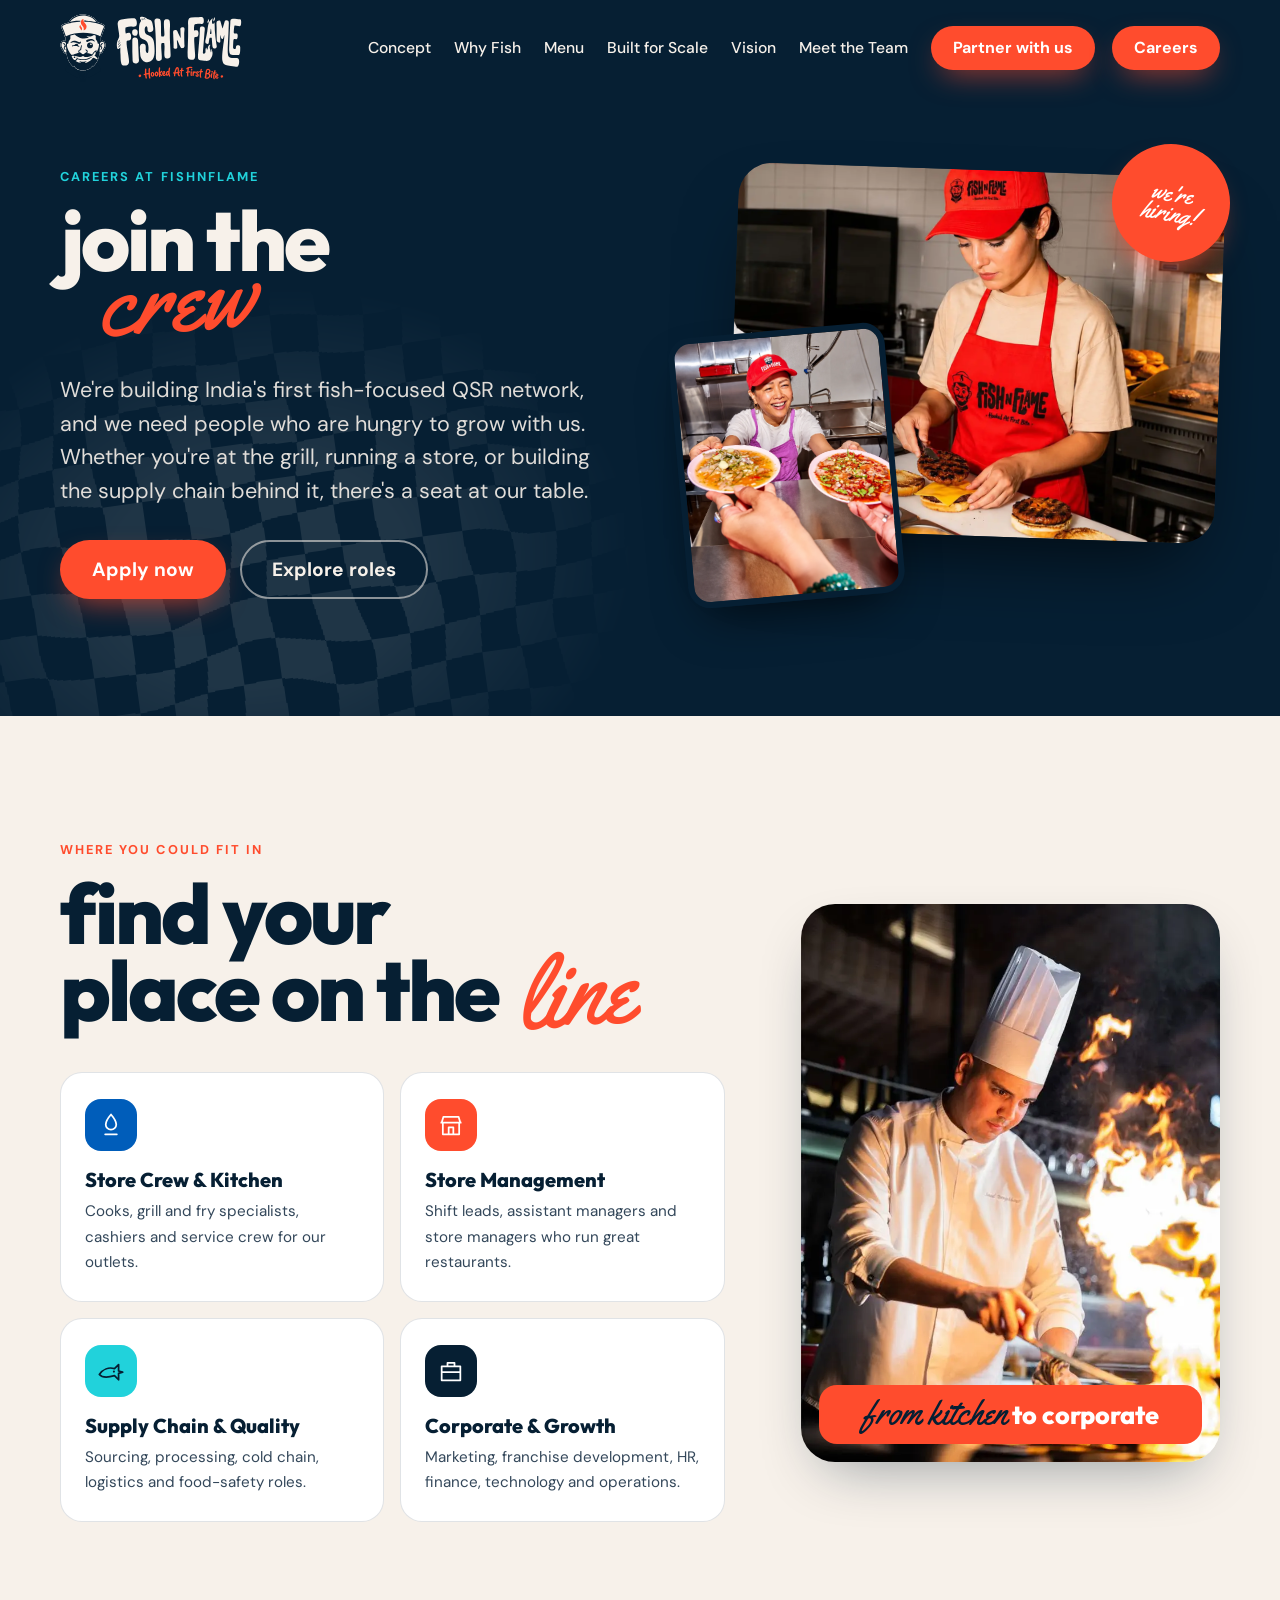
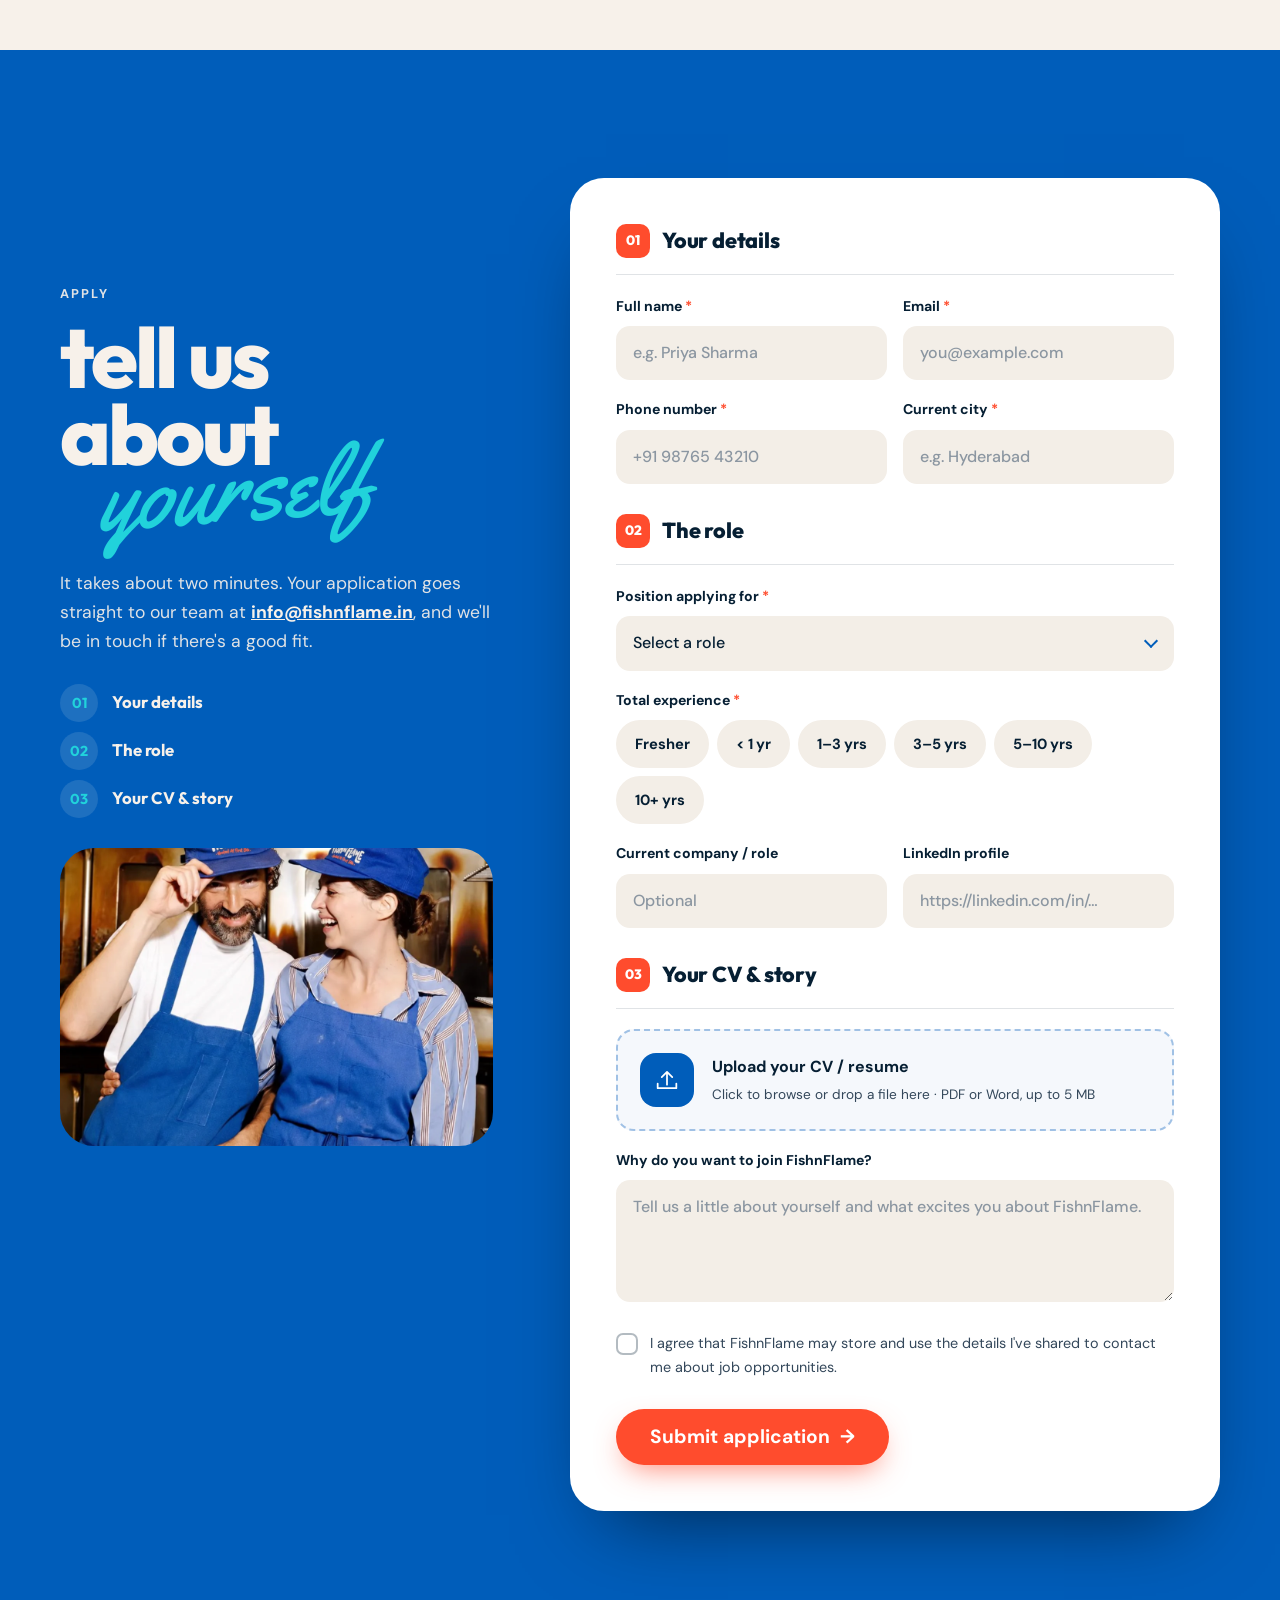
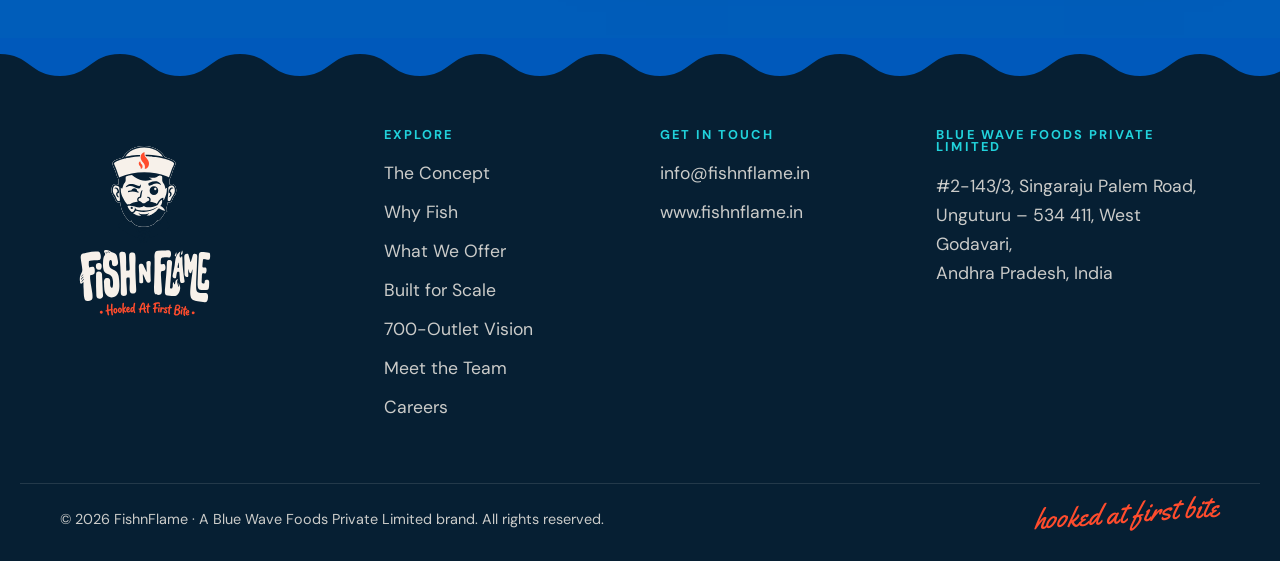
<file: careers.html>
<!doctype html>
<html lang="en">
<head>
  <meta charset="utf-8">
  <meta name="viewport" content="width=device-width, initial-scale=1">
  <title>Careers at FishnFlame | Join the Crew</title>
  <meta name="description" content="Join FishnFlame, India's sea-fish-focused QSR brand. Apply for roles across our outlets, kitchens, supply chain and corporate teams.">
  <meta name="theme-color" content="#061f33">
  <link rel="canonical" href="https://www.fishnflame.in/careers">
  <meta property="og:type" content="website">
  <meta property="og:url" content="https://www.fishnflame.in/careers">
  <meta property="og:title" content="Careers at FishnFlame | Join the Crew">
  <meta property="og:description" content="Help build India's fish QSR category. Apply to join the FishnFlame crew.">
  <meta property="og:image" content="https://www.fishnflame.in/assets/img/fnf-crew.webp">
  <link rel="icon" type="image/svg+xml" href="/assets/logo/mascot.svg">
  <link rel="apple-touch-icon" href="/assets/logo/og-mascot.png">

  <link rel="preconnect" href="https://fonts.googleapis.com">
  <link rel="preconnect" href="https://fonts.gstatic.com" crossorigin>
  <link href="https://fonts.googleapis.com/css2?family=DM+Sans:opsz,wght@9..40,400;9..40,500;9..40,700&family=Outfit:wght@600;700;800&family=Yellowtail&display=swap" rel="stylesheet">
  <link rel="stylesheet" href="/assets/css/styles.css?v=20261028a">
</head>
<body class="page-careers">
  <a class="skip" href="#main">Skip to content</a>

  <!-- ============ NAV ============ -->
  <header class="nav" id="nav">
    <div class="container nav__inner">
      <a class="nav__brand" href="/" aria-label="FishnFlame home">
        <img src="/assets/logo/nav-mascot.svg" alt="" width="34" height="50" class="nav__mascot">
        <img src="/assets/logo/nav-wordmark.svg" alt="FishnFlame" width="91" height="46" class="nav__wordmark">
      </a>
      <nav class="nav__links" id="navLinks" aria-label="Primary">
        <a href="/#concept">Concept</a>
        <a href="/#goodness">Why Fish</a>
        <a href="/#menu">Menu</a>
        <a href="/#scale">Built for Scale</a>
        <a href="/#vision">Vision</a>
        <a href="/#team">Meet the Team</a>
        <a href="/#contact" class="btn btn--flame btn--sm nav__cta">Partner with us</a>
        <a href="/careers" class="btn btn--flame btn--sm nav__cta" aria-current="page">Careers</a>
      </nav>
      <button class="nav__toggle" id="navToggle" aria-label="Open menu" aria-expanded="false" aria-controls="navLinks">
        <span></span><span></span><span></span>
      </button>
    </div>
  </header>

  <main id="main">

    <!-- ============ CAREERS HERO ============ -->
    <section class="careers-hero">
      <div class="checker" aria-hidden="true"></div>
      <div class="container careers-hero__grid">
        <div class="careers-hero__copy">
          <p class="eyebrow eyebrow--teal">Careers at FishnFlame</p>
          <h1 class="title title--light">
            <span class="t-bold">join the</span>
            <span class="t-script t-flame">crew</span>
          </h1>
          <p class="lead">We're building India's first fish-focused QSR network, and we need people who are hungry to grow with us. Whether you're at the grill, running a store, or building the supply chain behind it, there's a seat at our table.</p>
          <div class="careers-hero__ctas">
            <a href="#apply" class="btn btn--flame">Apply now</a>
            <a href="#roles" class="btn btn--ghost">Explore roles</a>
          </div>
        </div>
        <div class="careers-hero__art">
          <figure class="careers-hero__photo"><img src="/assets/img/fnf-crew.webp" alt="A FishnFlame crew member assembling burgers in a branded cap and apron" fetchpriority="high"></figure>
          <figure class="careers-hero__mini"><img src="/assets/img/team-serve.webp" alt="" loading="lazy"></figure>
          <div class="sticker sticker--flame careers-hero__sticker">we're<br>hiring!</div>
        </div>
      </div>
    </section>

    <!-- ============ ROLES ============ -->
    <section class="section section--shell" id="roles">
      <div class="container roles-grid">
        <div class="roles-grid__main">
          <div class="section-head reveal">
            <p class="eyebrow">Where you could fit in</p>
            <h2 class="title">
              <span class="t-bold">find your</span>
              <span class="t-bold">place on the <span class="t-script t-flame inline">line</span></span>
            </h2>
          </div>
          <ul class="roles">
            <li class="role reveal">
              <span class="role__icon" aria-hidden="true"><svg viewBox="0 0 48 48"><path d="M24 6c6 7 9 12 9 17a9 9 0 0 1-18 0c0-5 3-10 9-17zM14 40h20" fill="none" stroke="currentColor" stroke-width="3" stroke-linecap="round" stroke-linejoin="round"/></svg></span>
              <h3>Store Crew &amp; Kitchen</h3><p>Cooks, grill and fry specialists, cashiers and service crew for our outlets.</p>
            </li>
            <li class="role reveal">
              <span class="role__icon" aria-hidden="true"><svg viewBox="0 0 48 48"><path d="M6 20h36M8 20l3-10h26l3 10M10 20v20h28V20M20 40V28h8v12" fill="none" stroke="currentColor" stroke-width="3" stroke-linejoin="round"/></svg></span>
              <h3>Store Management</h3><p>Shift leads, assistant managers and store managers who run great restaurants.</p>
            </li>
            <li class="role reveal">
              <span class="role__icon" aria-hidden="true"><svg viewBox="0 0 48 48"><path d="M4 30c6-9 16-13 26-10l7-7v11l7 2-7 2v11l-7-7C20 35 10 37 4 30z" fill="none" stroke="currentColor" stroke-width="3" stroke-linejoin="round"/><circle cx="29" cy="25" r="1.8" fill="currentColor"/></svg></span>
              <h3>Supply Chain &amp; Quality</h3><p>Sourcing, processing, cold chain, logistics and food-safety roles.</p>
            </li>
            <li class="role reveal">
              <span class="role__icon" aria-hidden="true"><svg viewBox="0 0 48 48"><path d="M8 16h32v24H8zM18 16v-6h12v6M8 26h32" fill="none" stroke="currentColor" stroke-width="3" stroke-linejoin="round"/></svg></span>
              <h3>Corporate &amp; Growth</h3><p>Marketing, franchise development, HR, finance, technology and operations.</p>
            </li>
          </ul>
        </div>
        <figure class="roles-grid__img reveal">
          <img src="/assets/img/chef-flame.webp" alt="A chef flambéing at the grill" loading="lazy">
          <figcaption><span class="t-script">from kitchen</span> to corporate</figcaption>
        </figure>
      </div>
    </section>

    <!-- ============ APPLICATION FORM ============ -->
    <section class="section apply" id="apply">
      <div class="container apply__grid">
        <aside class="apply__intro reveal">
          <p class="eyebrow eyebrow--teal">Apply</p>
          <h2 class="title title--light">
            <span class="t-bold">tell us about</span>
            <span class="t-script t-teal">yourself</span>
          </h2>
          <p>It takes about two minutes. Your application goes straight to our team at <a href="mailto:info@fishnflame.in">info@fishnflame.in</a>, and we'll be in touch if there's a good fit.</p>
          <ol class="apply__steps">
            <li><span>01</span>Your details</li>
            <li><span>02</span>The role</li>
            <li><span>03</span>Your CV &amp; story</li>
          </ol>
          <figure class="apply__img"><img src="/assets/img/team-aprons.webp" alt="" loading="lazy"></figure>
        </aside>

        <div class="apply__card reveal">
          <div class="form-success" id="formSuccess" hidden>
            <img src="/assets/logo/mascot.svg" alt="" width="90" height="108">
            <h3>Application received!</h3>
            <p>Thanks for applying to FishnFlame. Our team will review your details and get back to you if there's a match.</p>
            <a href="/" class="btn btn--flame">Back to home</a>
          </div>

          <form class="form" id="careersForm" action="https://formsubmit.co/info@fishnflame.in" method="POST" enctype="multipart/form-data" novalidate>
            <input type="hidden" name="_subject" value="New job application · FishnFlame Careers">
            <input type="hidden" name="_template" value="table">
            <input type="hidden" name="_next" id="formNext" value="https://www.fishnflame.in/careers?sent=1#apply">
            <input type="text" name="_honey" class="form__hp" tabindex="-1" autocomplete="off" aria-hidden="true">

            <fieldset class="form__group">
              <legend><span>01</span>Your details</legend>
              <div class="form__row">
                <div class="field">
                  <label for="name">Full name <i>*</i></label>
                  <input id="name" name="Full name" type="text" autocomplete="name" placeholder="e.g. Priya Sharma" required>
                </div>
                <div class="field">
                  <label for="email">Email <i>*</i></label>
                  <input id="email" name="email" type="email" autocomplete="email" placeholder="you@example.com" required>
                </div>
                <div class="field">
                  <label for="phone">Phone number <i>*</i></label>
                  <input id="phone" name="Phone" type="tel" autocomplete="tel" inputmode="tel" placeholder="+91 98765 43210" pattern="[0-9+()\-\s]{8,}" required>
                </div>
                <div class="field">
                  <label for="city">Current city <i>*</i></label>
                  <input id="city" name="City" type="text" autocomplete="address-level2" placeholder="e.g. Hyderabad" required>
                </div>
              </div>
            </fieldset>

            <fieldset class="form__group">
              <legend><span>02</span>The role</legend>
              <div class="form__row">
                <div class="field field--full">
                  <label for="role">Position applying for <i>*</i></label>
                  <div class="select">
                    <select id="role" name="Position" required>
                      <option value="" disabled selected>Select a role</option>
                      <option>Store Crew / Service</option>
                      <option>Kitchen / Cook</option>
                      <option>Shift Lead / Assistant Manager</option>
                      <option>Store Manager</option>
                      <option>Supply Chain &amp; Procurement</option>
                      <option>Quality &amp; Food Safety</option>
                      <option>Marketing</option>
                      <option>Franchise Development</option>
                      <option>HR / Finance / Admin</option>
                      <option>Technology</option>
                      <option>Other</option>
                    </select>
                  </div>
                </div>
                <div class="field field--full" role="radiogroup" aria-labelledby="expLabel">
                  <span class="field__label" id="expLabel">Total experience <i>*</i></span>
                  <div class="pills">
                    <label class="pill"><input type="radio" name="Experience" value="Fresher" required><span>Fresher</span></label>
                    <label class="pill"><input type="radio" name="Experience" value="Under 1 year"><span>&lt; 1 yr</span></label>
                    <label class="pill"><input type="radio" name="Experience" value="1-3 years"><span>1–3 yrs</span></label>
                    <label class="pill"><input type="radio" name="Experience" value="3-5 years"><span>3–5 yrs</span></label>
                    <label class="pill"><input type="radio" name="Experience" value="5-10 years"><span>5–10 yrs</span></label>
                    <label class="pill"><input type="radio" name="Experience" value="10+ years"><span>10+ yrs</span></label>
                  </div>
                </div>
                <div class="field">
                  <label for="company">Current company / role</label>
                  <input id="company" name="Current company or role" type="text" autocomplete="organization" placeholder="Optional">
                </div>
                <div class="field">
                  <label for="linkedin">LinkedIn profile</label>
                  <input id="linkedin" name="LinkedIn" type="url" placeholder="https://linkedin.com/in/…">
                </div>
              </div>
            </fieldset>

            <fieldset class="form__group">
              <legend><span>03</span>Your CV &amp; story</legend>
              <label class="drop" for="cv">
                <input id="cv" name="attachment" type="file" accept=".pdf,.doc,.docx,application/pdf,application/msword,application/vnd.openxmlformats-officedocument.wordprocessingml.document">
                <span class="drop__icon" aria-hidden="true"><svg viewBox="0 0 48 48"><path d="M24 32V10M15 19l9-9 9 9M8 30v8h32v-8" fill="none" stroke="currentColor" stroke-width="3" stroke-linecap="round" stroke-linejoin="round"/></svg></span>
                <span class="drop__text"><strong id="cvName">Upload your CV / resume</strong><small>Click to browse or drop a file here · PDF or Word, up to 5 MB</small></span>
              </label>
              <div class="field">
                <label for="message">Why do you want to join FishnFlame?</label>
                <textarea id="message" name="Message" rows="4" placeholder="Tell us a little about yourself and what excites you about FishnFlame."></textarea>
              </div>
            </fieldset>

            <label class="check">
              <input type="checkbox" name="Consent" value="Yes" required>
              <span class="check__box" aria-hidden="true"></span>
              <span>I agree that FishnFlame may store and use the details I've shared to contact me about job opportunities.</span>
            </label>

            <p class="form__error" id="formError" role="alert" hidden></p>
            <button type="submit" class="btn btn--flame form__submit">Submit application <span aria-hidden="true">→</span></button>
          </form>
        </div>
      </div>
    </section>
  </main>

  <!-- ============ FOOTER ============ -->
  <footer class="footer">
    <div class="wave" aria-hidden="true"></div>
    <div class="container footer__grid">
      <div class="footer__brand">
        <img src="/assets/logo/vertical-shell.svg" alt="FishnFlame, Hooked At First Bite" width="170" height="204">
      </div>
      <div>
        <h3 class="footer__h">Explore</h3>
        <ul class="footer__links">
          <li><a href="/#concept">The Concept</a></li>
          <li><a href="/#goodness">Why Fish</a></li>
          <li><a href="/#menu">What We Offer</a></li>
          <li><a href="/#scale">Built for Scale</a></li>
          <li><a href="/#vision">700-Outlet Vision</a></li>
          <li><a href="/#team">Meet the Team</a></li>
          <li><a href="/careers">Careers</a></li>
        </ul>
      </div>
      <div>
        <h3 class="footer__h">Get in touch</h3>
        <ul class="footer__links">
          <li><a href="mailto:info@fishnflame.in">info@fishnflame.in</a></li>
          <li><a href="https://www.fishnflame.in">www.fishnflame.in</a></li>
        </ul>
      </div>
      <div>
        <h3 class="footer__h">Blue Wave Foods Private Limited</h3>
        <address>#2-143/3, Singaraju Palem Road,<br>Unguturu – 534 411, West Godavari,<br>Andhra Pradesh, India</address>
      </div>
    </div>
    <div class="container footer__base">
      <p>© <span id="year">2026</span> FishnFlame · A Blue Wave Foods Private Limited brand. All rights reserved.</p>
      <p class="t-script footer__sign">hooked at first bite</p>
    </div>
  </footer>

  <svg width="0" height="0" style="position:absolute" aria-hidden="true" focusable="false">
    <filter id="wavy"><feTurbulence type="fractalNoise" baseFrequency="0.006" numOctaves="2" seed="4"/><feDisplacementMap in="SourceGraphic" scale="46"/></filter>
  </svg>
  <script src="/assets/js/main.js?v=20261028a" defer></script>
</body>
</html>
</file>
<file: assets/css/styles.css>
/* ==========================================================
   FishnFlame · Landing page
   Brand tokens from the Fish N Flame brand playbook
   ========================================================== */
:root {
  /* Primary */
  --harbor: #005dba;   /* Blue Harbor */
  --bay: #061f33;      /* Blue Bay */
  --shell: #f7f1ea;    /* White Shell */
  --flame: #ff4c2d;    /* Orange Flame */
  /* Secondary */
  --silver: #dae0e8;   /* Silver Scale */
  --teal: #21d2db;     /* Teal Tide */
  --chilli: #d61616;   /* Red Chilli */

  --ink: var(--bay);
  --ink-soft: #33475a;
  --line: rgba(6, 31, 51, .12);

  --f-display: "Outfit", "Juturu", system-ui, sans-serif;
  --f-body: "DM Sans", system-ui, -apple-system, "Segoe UI", sans-serif;
  --f-script: "Yellowtail", "Hello Radio", cursive;

  --radius: 22px;
  --radius-lg: 34px;
  --shadow: 0 24px 60px -24px rgba(6, 31, 51, .45);
  --container: 1240px;
  --gutter: clamp(16px, 4vw, 40px);
  --section-y: clamp(72px, 10vw, 140px);
}

*, *::before, *::after { box-sizing: border-box; }
html { scroll-behavior: smooth; -webkit-text-size-adjust: 100%; }
body {
  margin: 0;
  font-family: var(--f-body);
  font-size: clamp(1rem, .96rem + .2vw, 1.1rem);
  line-height: 1.65;
  color: var(--ink);
  background: var(--shell);
  overflow-x: hidden;
}
img, video, svg { display: block; max-width: 100%; }
img { height: auto; }
a { color: inherit; }
h1, h2, h3 { margin: 0; line-height: 1.05; }
p { margin: 0 0 1em; }
ul, ol { margin: 0; padding: 0; list-style: none; }
figure { margin: 0; }
address { font-style: normal; }
main { overflow-x: hidden; overflow-x: clip; }
strong { font-weight: 700; }

.container { width: 100%; max-width: var(--container); margin-inline: auto; padding-inline: var(--gutter); }
.skip { position: absolute; left: -999px; top: 8px; z-index: 100; background: var(--flame); color: #fff; padding: 10px 16px; border-radius: 8px; }
.skip:focus { left: 8px; }
:focus-visible { outline: 3px solid var(--teal); outline-offset: 3px; border-radius: 6px; }

/* ---------- Type system: bold display + script accent ---------- */
.eyebrow {
  font: 700 .8rem/1 var(--f-body);
  letter-spacing: .16em;
  text-transform: uppercase;
  color: var(--flame);
  margin-bottom: 18px;
}
.eyebrow--teal { color: var(--teal); }
.eyebrow--bay { color: var(--bay); }

.title { display: flex; flex-direction: column; margin-bottom: 28px; }
.title--center { align-items: center; text-align: center; }
.t-bold {
  font-family: var(--f-display);
  font-weight: 800;
  font-size: clamp(2.6rem, 1.6rem + 4.6vw, 5.4rem);
  letter-spacing: -.035em;
  line-height: .92;
}
.t-script {
  font-family: var(--f-script);
  font-weight: 400;
  font-size: clamp(3rem, 1.8rem + 5.4vw, 6.4rem);
  line-height: .8;
  letter-spacing: 0;
  text-transform: lowercase;
  margin-top: -.12em;
  padding-left: .4em;
  transform: rotate(-4deg);
  transform-origin: left center;
}
.title--center .t-script { padding-left: 0; transform-origin: center; }
.t-script.inline { display: inline-block; font-size: 1.2em; padding-left: .05em; margin-top: 0; vertical-align: -.08em; }
.fire-inline { display: inline-block; height: .78em; width: auto; margin: 0 .08em; vertical-align: -.04em; }
.sr-only { position: absolute; width: 1px; height: 1px; padding: 0; margin: -1px; overflow: hidden; clip: rect(0 0 0 0); white-space: nowrap; border: 0; }
.t-flame { color: var(--flame); }
.t-teal { color: var(--teal); }
.t-shell { color: var(--shell); }
.t-flame-text { color: var(--flame); }
.title--light { color: var(--shell); }
.lead { font-size: clamp(1.1rem, 1rem + .45vw, 1.35rem); line-height: 1.55; color: var(--ink); }

/* ---------- Buttons ---------- */
.btn {
  display: inline-flex; align-items: center; justify-content: center; gap: .5em;
  font: 700 1.2rem/1 var(--f-body);
  padding: 18px 30px;
  border-radius: 999px;
  text-decoration: none;
  border: 2px solid transparent;
  transition: transform .25s ease, background-color .25s ease, color .25s ease, box-shadow .25s ease;
  white-space: nowrap;
}
.btn:hover { transform: translateY(-2px); }
.btn--flame { background: var(--flame); color: #fff; box-shadow: 0 12px 30px -10px rgba(255, 76, 45, .7); }
.btn--flame:hover { background: #ff6445; }
.btn--ghost { border-color: rgba(247, 241, 234, .55); color: var(--shell); }
.btn--ghost:hover { background: var(--shell); color: var(--bay); }
.btn--sm { font-size: 1rem; padding: 12px 20px; }

/* ---------- Navigation ---------- */
.nav {
  position: fixed; inset: 0 0 auto; z-index: 50;
  padding-block: 14px;
  transition: background-color .35s ease, padding .35s ease, box-shadow .35s ease;
}
.nav.is-scrolled { background: rgba(6, 31, 51, .92); backdrop-filter: blur(12px); -webkit-backdrop-filter: blur(12px); padding-block: 8px; box-shadow: 0 10px 30px -20px rgba(0,0,0,.6); }
.nav__inner { display: flex; align-items: center; justify-content: space-between; gap: 20px; }
.nav__brand { display: flex; align-items: center; gap: 10px; text-decoration: none; flex: none; }
.nav__mascot { height: 68px; width: auto; }
.nav__wordmark { height: 64px; width: auto; }
.nav__links .btn + .btn { margin-left: -6px; }
@media (max-width: 1200px) { .nav__links .btn + .btn { margin-left: 0; margin-top: 0; } }
.nav__links { display: flex; align-items: center; gap: clamp(14px, 1.8vw, 28px); }
.nav__links a:not(.btn) {
  color: var(--shell); text-decoration: none; font-weight: 500; font-size: .98rem; position: relative; padding-block: 6px; white-space: nowrap;
}
.nav__links a:not(.btn)::after {
  content: ""; position: absolute; left: 0; right: 0; bottom: 0; height: 2px; background: var(--flame);
  transform: scaleX(0); transform-origin: left; transition: transform .3s ease;
}
.nav__links a:not(.btn):hover::after { transform: scaleX(1); }
.nav__toggle { display: none; }

@media (max-width: 1200px) {
  .nav__toggle {
    display: grid; gap: 6px; place-content: center;
    width: 48px; height: 48px; border-radius: 50%; border: 0; cursor: pointer;
    background: var(--flame);
  }
  .nav__toggle span { display: block; width: 22px; height: 2.5px; background: #fff; border-radius: 2px; transition: transform .3s ease, opacity .3s ease; }
  .nav__toggle[aria-expanded="true"] span:nth-child(1) { transform: translateY(8.5px) rotate(45deg); }
  .nav__toggle[aria-expanded="true"] span:nth-child(2) { opacity: 0; }
  .nav__toggle[aria-expanded="true"] span:nth-child(3) { transform: translateY(-8.5px) rotate(-45deg); }
  .nav__links {
    position: fixed; inset: 0; z-index: -1;
    flex-direction: column; justify-content: center; gap: 22px;
    background: var(--bay);
    clip-path: circle(0 at calc(100% - 44px) 38px);
    transition: clip-path .55s cubic-bezier(.7,0,.2,1);
    visibility: hidden;
  }
  .nav__links.is-open { clip-path: circle(150% at calc(100% - 44px) 38px); visibility: visible; }
  .nav__links a:not(.btn) { font-family: var(--f-display); font-weight: 800; font-size: 2rem; text-transform: lowercase; }
  .nav__cta { margin-top: 12px; }
}

/* ---------- Hero ---------- */
.hero {
  position: relative; min-height: 100vh; min-height: 100svh;
  display: flex; align-items: center;
  color: var(--shell); background: var(--harbor);
  overflow: hidden; isolation: isolate;
  padding: 130px 0 110px;
}
.hero__media { position: absolute; inset: 0; z-index: -2; }
.hero__media img { width: 100%; height: 100%; object-fit: cover; object-position: 65% 50%; animation: kenburns 22s ease-in-out infinite alternate; }
@keyframes kenburns { from { transform: scale(1.04); } to { transform: scale(1.14) translate(-1.5%, 1%); } }
.hero__shade {
  position: absolute; inset: 0; z-index: -1;
  background:
    linear-gradient(90deg, rgba(6,31,51,.94) 0%, rgba(6,31,51,.78) 38%, rgba(6,31,51,.12) 70%, rgba(6,31,51,0) 100%),
    linear-gradient(0deg, rgba(6,31,51,.55) 0%, rgba(6,31,51,0) 35%);
}
.hero__content { position: relative; }
.hero__title { display: flex; flex-direction: column; margin-bottom: 26px; }
.hero__title .t-bold { font-size: clamp(3rem, 1.6rem + 6.4vw, 7.4rem); }
.hero__title .t-script { font-size: clamp(3.6rem, 2rem + 7.4vw, 8.6rem); margin: -.08em 0 -.02em; }
.hero__tag { font: 800 clamp(1.1rem, .9rem + .8vw, 1.6rem)/1.2 var(--f-display); letter-spacing: -.01em; color: var(--teal); margin-bottom: 12px; }
.hero__lede { max-width: 30ch; font-size: clamp(1.05rem, .95rem + .4vw, 1.3rem); color: rgba(247,241,234,.9); margin-bottom: 34px; }
.hero__ctas { display: flex; flex-wrap: wrap; gap: 14px; }
.hero__badge {
  position: absolute; right: clamp(16px, 5vw, 70px); bottom: clamp(24px, 6vw, 70px);
  width: clamp(120px, 14vw, 180px); aspect-ratio: 1;
  display: grid; place-items: center;
}
.hero__badge svg { position: absolute; inset: 0; width: 100%; height: 100%; animation: spin 18s linear infinite; }
.hero__badge text { font: 700 15px var(--f-body); letter-spacing: .22em; fill: var(--shell); }
.hero__badge img { width: 50%; background: var(--flame); border-radius: 50%; padding: 10%; }
@keyframes spin { to { transform: rotate(360deg); } }

/* ---------- Marquee ---------- */
.marquee {
  background: var(--flame); color: #fff;
  overflow: hidden; padding-block: 18px;
  transform: rotate(-1.6deg) scale(1.03);
  margin-block: -24px -8px; position: relative; z-index: 3;
  box-shadow: 0 18px 40px -20px rgba(255,76,45,.8);
}
.marquee__track { display: flex; align-items: center; gap: 34px; width: max-content; animation: marquee 32s linear infinite; }
.marquee span { font: 800 clamp(1.4rem, 1rem + 1.6vw, 2.4rem)/1 var(--f-display); text-transform: uppercase; letter-spacing: -.01em; white-space: nowrap; }
.marquee span.t-script { font-family: var(--f-script); font-weight: 400; text-transform: lowercase; font-size: clamp(1.8rem, 1.2rem + 2vw, 3rem); transform: none; padding: 0; margin: 0; color: var(--bay); }
.marquee i { width: 14px; height: 14px; flex: none; background: var(--bay); border-radius: 50%; }
@keyframes marquee { to { transform: translateX(-50%); } }

/* ---------- Sections ---------- */
.section { position: relative; padding-block: var(--section-y); }
.section--shell { background: var(--shell); }
.section-head { max-width: 760px; margin-bottom: clamp(40px, 6vw, 70px); }
.section-head--center { margin-inline: auto; text-align: center; }

/* ---------- Concept ---------- */
.concept { padding-top: calc(var(--section-y) + 20px); }
.concept__grid { display: grid; grid-template-columns: 1.05fr 1fr; gap: clamp(40px, 6vw, 90px); align-items: center; }
.concept__copy p:not(.lead):not(.eyebrow) { color: var(--ink-soft); }
.ticks { display: flex; flex-wrap: wrap; gap: 10px; margin-top: 28px; }
.ticks li {
  display: inline-flex; align-items: center; gap: 8px;
  font-weight: 700; font-size: .95rem;
  padding: 10px 16px; border-radius: 999px; background: #fff; border: 1.5px solid var(--line);
}
.ticks li::before { content: ""; width: 10px; height: 10px; border-radius: 50%; background: var(--flame); }
.concept__art { position: relative; aspect-ratio: 1 / 1.05; }
.concept__main { position: absolute; inset: 0 18% 18% 0; border-radius: var(--radius-lg); overflow: hidden; box-shadow: var(--shadow); background: #efe7dd; }
.concept__main img { width: 100%; height: 100%; object-fit: cover; object-position: 38% 50%; }
.concept__side { position: absolute; right: 0; bottom: 0; width: 46%; aspect-ratio: 2/3; border-radius: var(--radius); overflow: hidden; box-shadow: var(--shadow); border: 6px solid var(--shell); }
.concept__side img { width: 100%; height: 100%; object-fit: cover; }
.sticker {
  position: absolute; left: -14px; bottom: 6%;
  width: 120px; height: 120px; border-radius: 50%;
  display: grid; place-content: center; text-align: center;
  font: 400 1.55rem/.85 var(--f-script);
  transform: rotate(-12deg);
  box-shadow: 0 16px 30px -12px rgba(255,76,45,.8);
}
.sticker--flame { background: var(--flame); color: #fff; }

/* ---------- Goodness ---------- */
.goodness { color: var(--shell); background: var(--bay); overflow: hidden; isolation: isolate; }
.goodness__bg { position: absolute; inset: 0; z-index: -1; }
.goodness__bg img { width: 100%; height: 100%; object-fit: cover; opacity: .55; }
.goodness__bg::after { content: ""; position: absolute; inset: 0; background: linear-gradient(180deg, rgba(6,31,51,.35), rgba(6,31,51,.9) 75%); }
.goodness__head { max-width: 720px; margin-bottom: clamp(40px, 6vw, 70px); }
.goodness__head .lead { color: rgba(247,241,234,.88); }
.benefits { display: grid; grid-template-columns: repeat(4, 1fr); gap: 18px; }
.benefit {
  padding: 30px 26px 26px; border-radius: var(--radius);
  background: rgba(247,241,234,.07);
  border: 1px solid rgba(247,241,234,.16);
  backdrop-filter: blur(10px); -webkit-backdrop-filter: blur(10px);
  transition: transform .3s ease, background-color .3s ease;
}
.benefit:hover { transform: translateY(-6px); background: rgba(247,241,234,.12); }
.benefit__icon { width: 60px; height: 60px; border-radius: 18px; display: grid; place-items: center; background: var(--teal); color: var(--bay); margin-bottom: 22px; }
.benefit__icon svg { width: 34px; height: 34px; }
.benefit h3 { font: 800 1.35rem/1.1 var(--f-display); margin-bottom: 10px; }
.benefit p { color: rgba(247,241,234,.82); margin: 0; font-size: .98rem; }

/* ---------- Menu ---------- */
.bento {
  display: grid;
  grid-template-columns: repeat(4, 1fr);
  grid-auto-rows: clamp(190px, 18vw, 250px);
  grid-auto-flow: dense;
  gap: 16px;
}
.tile { position: relative; border-radius: var(--radius); overflow: hidden; background: var(--silver); isolation: isolate; }
.tile img { width: 100%; height: 100%; object-fit: cover; transition: transform .8s cubic-bezier(.2,.7,.2,1); }
.tile:hover img { transform: scale(1.07); }
.tile::after { content: ""; position: absolute; inset: 0; background: linear-gradient(0deg, rgba(6,31,51,.82) 0%, rgba(6,31,51,0) 48%); z-index: 0; }
.tile figcaption {
  position: absolute; left: 20px; right: 20px; bottom: 18px; z-index: 1;
  color: #fff; font: 800 clamp(1.15rem, 1rem + .6vw, 1.6rem)/1.05 var(--f-display);
  letter-spacing: -.01em;
}
.tile__tag {
  display: table; margin-bottom: 8px;
  font: 700 .72rem/1 var(--f-body); letter-spacing: .14em; text-transform: uppercase;
  background: var(--flame); color: #fff; padding: 7px 10px; border-radius: 999px;
}
.tile--xl { grid-column: span 2; grid-row: span 2; }
.tile--tall { grid-row: span 2; }
.tile--wide { grid-column: span 2; grid-row: span 2; }
.bento .tile:last-child { grid-row: span 2; }

.fullmenu {
  margin-top: clamp(40px, 6vw, 64px);
  padding: clamp(28px, 4vw, 48px);
  border-radius: var(--radius-lg);
  background: var(--harbor); color: var(--shell);
  position: relative; overflow: hidden;
}
.fullmenu::before {
  content: ""; position: absolute; right: -60px; top: -60px; width: 240px; height: 240px;
  background: url("../logo/mascot.svg") center/contain no-repeat; opacity: .12; transform: rotate(12deg);
}
.fullmenu__title { font: 800 clamp(1.6rem, 1.2rem + 1.4vw, 2.4rem)/1 var(--f-display); text-transform: lowercase; margin-bottom: 22px; }
.chips { display: flex; flex-wrap: wrap; gap: 10px; margin-bottom: 26px; position: relative; }
.chips li {
  font-weight: 700; font-size: .98rem; padding: 11px 18px; border-radius: 999px;
  background: rgba(247,241,234,.1); border: 1.5px solid rgba(247,241,234,.3);
  transition: background-color .25s ease, color .25s ease;
}
.chips li:hover { background: var(--shell); color: var(--bay); }
.chips .chip--veg { border-color: #7ee29a; }
.chips .chip--veg::before { content: "● "; color: #7ee29a; }
.fullmenu__note { margin: 0; max-width: 70ch; color: rgba(247,241,234,.9); }

/* ---------- Pillars ---------- */
.pillars { background: var(--harbor); color: var(--shell); overflow: hidden; isolation: isolate; }
.checker {
  position: absolute; inset: -10% -10% auto auto; width: 55%; height: 60%; z-index: -1; opacity: .16;
  background: repeating-conic-gradient(var(--shell) 0 25%, transparent 0 50%) 0 0 / 80px 80px;
  filter: url(#wavy);
  mask-image: radial-gradient(closest-side, #000 40%, transparent);
  -webkit-mask-image: radial-gradient(closest-side, #000 40%, transparent);
  transform: rotate(-8deg);
}
.pillars__grid { display: grid; grid-template-columns: .9fr 1.1fr; gap: clamp(40px, 6vw, 90px); align-items: start; }
.pillars__head { position: sticky; top: 110px; }
.pillars__img { border-radius: var(--radius-lg); overflow: hidden; aspect-ratio: 4/3; box-shadow: 0 30px 60px -30px rgba(0,0,0,.6); }
.pillars__img img { width: 100%; height: 100%; object-fit: cover; }
.pillar-list { display: grid; gap: 14px; }
.pillar {
  display: grid; grid-template-columns: auto 1fr; gap: 22px; align-items: start;
  padding: 26px 28px; border-radius: var(--radius);
  background: rgba(6,31,51,.28); border: 1px solid rgba(247,241,234,.14);
  transition: background-color .3s ease, transform .3s ease;
}
.pillar:hover { background: var(--bay); transform: translateX(6px); }
.pillar__num { font: 800 2.6rem/1 var(--f-display); color: var(--teal); letter-spacing: -.04em; min-width: 2.2ch; }
.pillar h3 { font: 800 1.45rem/1.1 var(--f-display); margin-bottom: 8px; }
.pillar p { margin: 0; color: rgba(247,241,234,.85); }

/* ---------- Scale ---------- */
.scale__grid { display: grid; grid-template-columns: 1fr 1.1fr; gap: clamp(40px, 6vw, 80px); align-items: center; margin-bottom: clamp(40px, 6vw, 70px); }
.scale__copy p:not(.lead):not(.eyebrow) { color: var(--ink-soft); }
.scale__img { border-radius: var(--radius-lg); overflow: hidden; aspect-ratio: 16/10; box-shadow: var(--shadow); }
.scale__img img { width: 100%; height: 100%; object-fit: cover; }
.formats { display: grid; grid-template-columns: repeat(6, 1fr); gap: 14px; }
.format {
  padding: 26px 20px; border-radius: var(--radius); background: #fff; border: 1.5px solid var(--line);
  display: flex; flex-direction: column; gap: 18px;
  transition: transform .3s ease, background-color .3s ease, color .3s ease, border-color .3s ease;
}
.format svg { width: 46px; height: 46px; color: var(--harbor); transition: color .3s ease; }
.format h3 { font: 800 1.1rem/1.15 var(--f-display); }
.format:hover { transform: translateY(-6px); background: var(--flame); color: #fff; border-color: var(--flame); }
.format:hover svg { color: #fff; }

/* ---------- Supply chain ---------- */
.chain { background: var(--bay); color: var(--shell); overflow: hidden; }
.chain .lead { color: rgba(247,241,234,.86); }
.chain__photos {
  display: grid; grid-template-columns: 1fr 1.4fr 1fr 1.4fr 1fr; gap: 12px;
  height: clamp(180px, 24vw, 320px); margin-bottom: 44px;
}
.chain__photos img { width: 100%; height: 100%; object-fit: cover; border-radius: var(--radius); }
.chain__photos img:nth-child(odd) { transform: translateY(-18px); }
.flow { display: grid; grid-template-columns: repeat(6, 1fr); gap: 12px; counter-reset: flow; }
.flow__step {
  position: relative; padding: 22px 18px; border-radius: var(--radius);
  background: rgba(247,241,234,.06); border: 1px solid rgba(247,241,234,.16);
  display: flex; flex-direction: column; gap: 12px;
  font: 800 1.1rem/1.15 var(--f-display);
}
.flow__step:not(:last-child)::after {
  content: "→"; position: absolute; right: -14px; top: 50%; transform: translateY(-50%);
  width: 26px; height: 26px; border-radius: 50%; background: var(--flame); color: #fff;
  display: grid; place-items: center; font: 700 .9rem/1 var(--f-body); z-index: 1;
}
.flow__n { width: 36px; height: 36px; border-radius: 50%; display: grid; place-items: center; background: var(--teal); color: var(--bay); font: 800 1rem/1 var(--f-display); }
.flow__step--end { background: var(--flame); border-color: var(--flame); }
.flow__step--end .flow__n { background: var(--shell); }
.chain__note { margin: 40px auto 0; max-width: 62ch; text-align: center; color: rgba(247,241,234,.86); font-size: 1.1rem; }

/* ---------- Purpose ---------- */
.purpose { position: relative; background: #f36a1f; color: var(--bay); overflow: hidden; isolation: isolate; min-height: 88vh; display: flex; align-items: center; padding-block: var(--section-y); }
.purpose__media { position: absolute; inset: 0; z-index: -1; }
.purpose__media img { width: 100%; height: 100%; object-fit: cover; object-position: 20% 30%; }
.purpose__media::after { content: ""; position: absolute; inset: 0; background: linear-gradient(90deg, rgba(243,106,31,0) 20%, rgba(243,106,31,.88) 52%, #f36a1f 80%); }
.purpose__inner { display: flex; justify-content: flex-end; }
.purpose__copy { max-width: 560px; }
.purpose__copy p { font-size: 1.12rem; }
.purpose .t-bold { font-size: clamp(2.4rem, 1.5rem + 3.8vw, 4.6rem); }
.quote { margin: 34px 0 0; padding: 30px 30px 26px; border-radius: var(--radius-lg); background: var(--bay); color: var(--shell); position: relative; box-shadow: var(--shadow); }
.quote::before { content: "“"; position: absolute; top: -34px; left: 22px; font: 400 7rem/1 var(--f-script); color: var(--shell); }
.quote p { font: 800 clamp(1.5rem, 1.1rem + 1.4vw, 2.2rem)/1.1 var(--f-display); letter-spacing: -.02em; margin-bottom: 12px; }
.quote p span { color: var(--flame); }
.quote cite { font-style: normal; font-size: .85rem; letter-spacing: .14em; text-transform: uppercase; color: var(--teal); font-weight: 700; }

/* ---------- Vision ---------- */
.vision { background: var(--bay); color: var(--shell); overflow: hidden; }
.vision .lead { color: var(--shell); }
.vision__copy p:not(.lead):not(.eyebrow) { color: rgba(247,241,234,.82); }
.vision__grid { display: grid; grid-template-columns: 1fr 1.1fr; gap: clamp(30px, 6vw, 80px); align-items: center; }
.vision__num { position: relative; font-family: var(--f-display); font-weight: 800; line-height: .8; }
.vision__num .count {
  font-size: clamp(8rem, 5rem + 14vw, 17rem); letter-spacing: -.06em;
  background: linear-gradient(180deg, var(--teal), var(--harbor));
  -webkit-background-clip: text; background-clip: text; color: transparent;
}
.vision__num .plus { font-size: clamp(4rem, 2.5rem + 6vw, 8rem); color: var(--flame); vertical-align: top; }
.vision__label { display: block; margin-top: 14px; font: 700 1rem/1 var(--f-body); letter-spacing: .18em; text-transform: uppercase; color: var(--shell); }
.formula {
  display: flex; flex-wrap: wrap; align-items: center; justify-content: center; gap: 10px;
  margin-top: clamp(50px, 7vw, 90px); padding: clamp(22px, 3vw, 36px);
  border-radius: var(--radius-lg); background: rgba(247,241,234,.05); border: 1px dashed rgba(247,241,234,.25);
}
.formula span { font-weight: 700; padding: 10px 16px; border-radius: 999px; background: var(--harbor); font-size: .98rem; }
.formula b { color: var(--flame); font: 800 1.4rem/1 var(--f-display); }
.formula__result { background: var(--flame) !important; color: #fff; }
.vision__close { margin: 40px auto 0; max-width: 64ch; text-align: center; font-size: 1.15rem; color: rgba(247,241,234,.88); }
.vision__close em { font-style: normal; color: var(--teal); font-weight: 700; }
.vision__photos { display: grid; grid-template-columns: 1.3fr 1fr 1.3fr; gap: 16px; margin-top: clamp(40px, 6vw, 70px); }
.vision__photos figure { border-radius: var(--radius); overflow: hidden; aspect-ratio: 4/3; }
.vision__photos figure:nth-child(2) { aspect-ratio: auto; transform: translateY(-30px); }
.vision__photos img { width: 100%; height: 100%; object-fit: cover; }

/* ---------- Meet the team ---------- */
.team { overflow: hidden; }
.leaders { display: grid; gap: clamp(70px, 10vw, 130px); margin-top: clamp(10px, 3vw, 30px); }
.leader { display: grid; grid-template-columns: minmax(0, 5fr) minmax(0, 7fr); gap: clamp(40px, 7vw, 100px); align-items: center; }
.leader--flip { grid-template-columns: minmax(0, 7fr) minmax(0, 5fr); }
.leader--flip .leader__media { order: 2; }
.leader__media { position: relative; max-width: 460px; width: 100%; justify-self: center; }
.leader__blob {
  position: absolute; inset: 8% -9% -7% 9%; z-index: 0;
  background: var(--harbor);
  border-radius: 58% 42% 46% 54% / 44% 52% 48% 56%;
  transform: rotate(-6deg);
}
.leader__blob::after {
  content: ""; position: absolute; inset: 0; border-radius: inherit; opacity: .18;
  background: repeating-conic-gradient(var(--shell) 0 25%, transparent 0 50%) 0 0 / 46px 46px;
}
.leader:nth-child(4n+3) .leader__blob { background: var(--flame); }
.leader:nth-child(4n+4) .leader__blob { background: var(--harbor); }
.leader--flip .leader__blob { inset: 8% 9% -7% -9%; background: var(--bay); transform: rotate(6deg); border-radius: 44% 56% 52% 48% / 56% 44% 56% 44%; }
.leader__photo {
  position: relative; z-index: 1; aspect-ratio: 4 / 5; border-radius: 34px; overflow: hidden;
  box-shadow: 0 34px 70px -34px rgba(6,31,51,.65);
  border: 6px solid #fff;
}
.leader__photo img { width: 100%; height: 100%; object-fit: cover; object-position: 50% 18%; }
.leader__stat {
  position: absolute; z-index: 2; right: -18px; bottom: 34px;
  width: 132px; height: 132px; border-radius: 50%;
  background: var(--flame); color: #fff;
  display: grid; place-content: center; text-align: center; gap: 4px;
  transform: rotate(-8deg);
  box-shadow: 0 18px 34px -14px rgba(255,76,45,.75);
}
.leader__stat strong { font: 800 2.6rem/1 var(--f-display); letter-spacing: -.04em; }
.leader__stat span { font: 700 .72rem/1.2 var(--f-body); letter-spacing: .04em; text-transform: uppercase; max-width: 11ch; margin-inline: auto; }
.leader--flip .leader__stat { right: auto; left: -18px; background: var(--teal); color: var(--bay); transform: rotate(8deg); box-shadow: 0 18px 34px -14px rgba(33,210,219,.7); }
.leader__body .eyebrow { margin-bottom: 12px; }
.leader__name {
  font: 800 clamp(2.3rem, 1.5rem + 2.8vw, 3.8rem)/.95 var(--f-display);
  letter-spacing: -.035em; margin-bottom: 18px;
}
.leader__intro {
  font: 700 clamp(1.08rem, 1rem + .35vw, 1.28rem)/1.45 var(--f-display);
  color: var(--harbor);
  padding-left: 18px; border-left: 4px solid var(--flame);
  margin-bottom: 22px;
}
.leader__body > p:not(.eyebrow):not(.leader__intro) { color: var(--ink-soft); max-width: 62ch; }
.leader__tags { margin-top: 26px; padding-top: 22px; border-top: 1.5px dashed rgba(6,31,51,.18); }
.leader__tags-label { display: block; font: 700 .75rem/1 var(--f-body); letter-spacing: .16em; text-transform: uppercase; color: var(--ink-soft); margin-bottom: 12px; }
.leader__tags ul { display: flex; flex-wrap: wrap; gap: 8px; }
.leader__tags li { font-weight: 700; font-size: .88rem; padding: 9px 15px; border-radius: 999px; background: #fff; border: 1.5px solid var(--line); }
.leader__tags li::before { content: ""; display: inline-block; width: 7px; height: 7px; border-radius: 50%; background: var(--flame); margin-right: 8px; vertical-align: 1px; }

@media (max-width: 900px) {
  .leader, .leader--flip { grid-template-columns: 1fr; gap: 48px; }
  .leader--flip .leader__media { order: 0; }
  .leader__media { max-width: 400px; }
}
@media (max-width: 640px) {
  .leader__media { max-width: 300px; }
  .leader__stat { width: 108px; height: 108px; right: -10px; bottom: 22px; }
  .leader--flip .leader__stat { left: -10px; }
  .leader__stat strong { font-size: 2.1rem; }
  .leader__stat span { font-size: .62rem; }
}


/* ---------- Closing ---------- */
/* #0059bb matches the background of the logo-animation video so it blends edge to edge */
.closing { position: relative; background: #0059bb; color: var(--shell); overflow: hidden; padding-block: 30px 100px; }
.closing__video { display: block; width: 100%; max-width: 1100px; aspect-ratio: 16 / 9; max-height: 62vh; margin: 0 auto 10px; object-fit: contain; }
.closing__video { -webkit-mask-image: radial-gradient(ellipse 50% 50% at 50% 50%, #000 78%, transparent 100%); mask-image: radial-gradient(ellipse 50% 50% at 50% 50%, #000 78%, transparent 100%); }
.closing__video--tall { display: none; }
@media (max-aspect-ratio: 1/1) {
  .closing__video--wide { display: none; }
  .closing__video--tall { display: block; width: auto; height: 58vh; aspect-ratio: 9 / 16; max-width: 100%; margin-bottom: 10px; }
}
.closing__inner { text-align: center; display: flex; flex-direction: column; align-items: center; position: relative; }
.closing .t-bold { font-size: clamp(2.2rem, 1.4rem + 3.8vw, 4.6rem); }
.closing .lead { color: var(--shell); max-width: 52ch; }
.closing__ctas { display: flex; flex-wrap: wrap; justify-content: center; gap: 14px; margin-top: 10px; }

/* ---------- Footer ---------- */
.footer { background: var(--bay); color: rgba(247,241,234,.82); position: relative; padding: 90px 0 30px; }
.wave {
  position: absolute; left: 0; right: 0; top: -1px; height: 46px;
  background: #0059bb;
  mask: url("data:image/svg+xml,%3Csvg xmlns='http://www.w3.org/2000/svg' viewBox='0 0 120 46' preserveAspectRatio='none'%3E%3Cpath d='M0 0h120v16c-15 0-15 22-30 22S75 16 60 16 45 38 30 38 15 16 0 16z'/%3E%3C/svg%3E") 0 0 / 240px 46px repeat-x;
  -webkit-mask: url("data:image/svg+xml,%3Csvg xmlns='http://www.w3.org/2000/svg' viewBox='0 0 120 46' preserveAspectRatio='none'%3E%3Cpath d='M0 0h120v16c-15 0-15 22-30 22S75 16 60 16 45 38 30 38 15 16 0 16z'/%3E%3C/svg%3E") 0 0 / 240px 46px repeat-x;
}
.footer__grid { display: grid; grid-template-columns: 1.2fr 1fr 1fr 1.2fr; gap: 40px; }
.footer__brand img { width: 170px; }
.footer__h { font: 700 .8rem/1 var(--f-body); letter-spacing: .16em; text-transform: uppercase; color: var(--teal); margin-bottom: 18px; }
.footer__links { display: grid; gap: 10px; }
.footer__links a { text-decoration: none; transition: color .2s ease; }
.footer__links a:hover { color: var(--flame); }
.footer__base { display: flex; flex-wrap: wrap; justify-content: space-between; align-items: center; gap: 10px; margin-top: 60px; padding-top: 24px; border-top: 1px solid rgba(247,241,234,.12); font-size: .9rem; }
.footer__base p { margin: 0; }
.footer__sign { font-size: 1.8rem; color: var(--flame); transform: rotate(-4deg); padding: 0; margin: 0; }

/* ---------- Careers page ---------- */
.careers-hero {
  position: relative; isolation: isolate; overflow: hidden;
  background: var(--bay); color: var(--shell);
  padding: clamp(130px, 14vw, 170px) 0 clamp(70px, 9vw, 120px);
}
.careers-hero .checker { inset: auto auto -20% -10%; width: 60%; height: 80%; opacity: .1; }
.careers-hero__grid { display: grid; grid-template-columns: 1fr 1fr; gap: clamp(40px, 6vw, 90px); align-items: center; }
.careers-hero .lead { color: rgba(247,241,234,.9); max-width: 50ch; margin-bottom: 32px; }
.careers-hero__ctas { display: flex; flex-wrap: wrap; gap: 14px; }
.careers-hero__art { position: relative; padding: 0 0 12% 10%; }
.careers-hero__photo {
  aspect-ratio: 4 / 3; border-radius: var(--radius-lg); overflow: hidden;
  box-shadow: 0 40px 80px -30px rgba(0,0,0,.7);
  transform: rotate(2deg);
}
.careers-hero__photo img { width: 100%; height: 100%; object-fit: cover; object-position: 50% 30%; }
.careers-hero__mini {
  position: absolute; left: 0; bottom: 0; width: 40%; aspect-ratio: 4 / 5;
  border-radius: var(--radius); overflow: hidden; border: 6px solid var(--bay);
  box-shadow: 0 24px 50px -20px rgba(0,0,0,.7); transform: rotate(-5deg);
}
.careers-hero__mini img { width: 100%; height: 100%; object-fit: cover; }
.careers-hero__sticker { left: auto; right: -10px; top: -26px; bottom: auto; width: 118px; height: 118px; font-size: 1.5rem; transform: rotate(10deg); }

.roles-grid { display: grid; grid-template-columns: 1.35fr .85fr; gap: clamp(36px, 6vw, 80px); align-items: center; }
.roles-grid .section-head { margin-bottom: 36px; }
.roles { display: grid; grid-template-columns: 1fr 1fr; gap: 16px; }
.role {
  padding: 26px 24px; border-radius: var(--radius); background: #fff; border: 1.5px solid var(--line);
  transition: transform .3s ease, box-shadow .3s ease;
}
.role:hover { transform: translateY(-5px); box-shadow: 0 24px 40px -28px rgba(6,31,51,.5); }
.role__icon { width: 52px; height: 52px; border-radius: 16px; display: grid; place-items: center; background: var(--harbor); color: #fff; margin-bottom: 18px; }
.role:nth-child(2) .role__icon { background: var(--flame); }
.role:nth-child(3) .role__icon { background: var(--teal); color: var(--bay); }
.role:nth-child(4) .role__icon { background: var(--bay); }
.role__icon svg { width: 28px; height: 28px; }
.role h3 { font: 800 1.25rem/1.1 var(--f-display); margin-bottom: 8px; }
.role p { margin: 0; color: var(--ink-soft); font-size: .95rem; }
.roles-grid__img { position: relative; border-radius: var(--radius-lg); overflow: hidden; aspect-ratio: 3 / 4; box-shadow: var(--shadow); }
.roles-grid__img img { width: 100%; height: 100%; object-fit: cover; }
.roles-grid__img figcaption {
  position: absolute; left: 18px; right: 18px; bottom: 18px;
  padding: 14px 18px; border-radius: 18px;
  background: var(--flame); color: #fff;
  font: 800 clamp(1.3rem, 1.1rem + .6vw, 1.7rem)/1.1 var(--f-display); text-align: center;
}
.roles-grid__img figcaption .t-script { display: inline; font-size: 1.35em; padding: 0; margin: 0; transform: none; color: var(--bay); }

.apply { background: var(--harbor); color: var(--shell); overflow: hidden; }
.apply__grid { display: grid; grid-template-columns: .8fr 1.2fr; gap: clamp(36px, 6vw, 80px); align-items: start; }
.apply__intro { position: sticky; top: 110px; }
.apply__intro p { color: rgba(247,241,234,.9); }
.apply__intro a { color: var(--shell); font-weight: 700; }
.apply__steps { display: grid; gap: 10px; margin: 28px 0 30px; }
.apply__steps li { display: flex; align-items: center; gap: 14px; font: 700 1.05rem/1 var(--f-display); }
.apply__steps span { width: 38px; height: 38px; border-radius: 50%; display: grid; place-items: center; background: rgba(247,241,234,.12); color: var(--teal); font-size: .9rem; }
.apply__img { border-radius: var(--radius-lg); overflow: hidden; aspect-ratio: 16 / 11; }
.apply__img img { width: 100%; height: 100%; object-fit: cover; object-position: 50% 25%; }

.apply__card { background: #fff; color: var(--ink); border-radius: var(--radius-lg); padding: clamp(22px, 4vw, 46px); box-shadow: 0 40px 80px -36px rgba(0,0,0,.6); }
.form { display: grid; gap: 30px; }
.form__group { border: 0; margin: 0; padding: 0; min-width: 0; }
.form__group legend {
  display: flex; align-items: center; gap: 12px; width: 100%; padding: 0 0 16px; margin-bottom: 20px;
  font: 800 1.35rem/1 var(--f-display); letter-spacing: -.01em;
  border-bottom: 1.5px solid var(--line);
}
.form__group legend span { width: 34px; height: 34px; border-radius: 10px; display: grid; place-items: center; background: var(--flame); color: #fff; font-size: .85rem; }
.form__row { display: grid; grid-template-columns: 1fr 1fr; gap: 18px 16px; }
.field { display: grid; gap: 8px; align-content: start; }
.field--full { grid-column: 1 / -1; }
.field > label, .field__label { font-weight: 700; font-size: .88rem; color: var(--ink); }
.field i { font-style: normal; color: var(--flame); }
.field input, .select select, .field textarea {
  font: 500 1rem/1.4 var(--f-body); color: var(--ink); width: 100%;
  padding: 15px 16px; border-radius: 14px;
  border: 1.5px solid transparent; background: #f3eee7;
  transition: border-color .2s ease, box-shadow .2s ease, background-color .2s ease;
}
.field input::placeholder, .field textarea::placeholder { color: #8b96a1; }
.field input:hover, .select select:hover, .field textarea:hover { background: #efe8df; }
.field input:focus, .select select:focus, .field textarea:focus { outline: none; background: #fff; border-color: var(--harbor); box-shadow: 0 0 0 4px rgba(0,93,186,.14); }
.field textarea { resize: vertical; min-height: 120px; }
.select { position: relative; }
.select select { appearance: none; -webkit-appearance: none; padding-right: 46px; cursor: pointer; }
.select::after {
  content: ""; position: absolute; right: 18px; top: 50%; width: 10px; height: 10px; margin-top: -7px;
  border-right: 2.5px solid var(--harbor); border-bottom: 2.5px solid var(--harbor); transform: rotate(45deg); pointer-events: none;
}
.pills { display: flex; flex-wrap: wrap; gap: 8px; }
.pill { position: relative; cursor: pointer; }
.pill input { position: absolute; opacity: 0; inset: 0; cursor: pointer; }
.pill span {
  display: block; padding: 11px 18px; border-radius: 999px; font-weight: 700; font-size: .92rem;
  background: #f3eee7; border: 1.5px solid transparent; transition: all .2s ease;
}
.pill:hover span { background: #efe8df; }
.pill input:checked + span { background: var(--harbor); color: #fff; }
.pill input:focus-visible + span { outline: 3px solid var(--teal); outline-offset: 2px; }
.drop {
  display: flex; align-items: center; gap: 18px; margin-bottom: 18px;
  padding: 22px; border-radius: 18px; cursor: pointer;
  border: 2px dashed rgba(0,93,186,.35); background: rgba(0,93,186,.04);
  transition: border-color .2s ease, background-color .2s ease;
  position: relative;
}
.drop:hover, .drop.is-over { border-color: var(--harbor); background: rgba(0,93,186,.08); }
.drop.has-file { border-style: solid; border-color: var(--harbor); }
.drop input { position: absolute; width: 1px; height: 1px; opacity: 0; }
.drop:focus-within { outline: 3px solid var(--teal); outline-offset: 3px; }
.drop__icon { width: 54px; height: 54px; flex: none; border-radius: 16px; display: grid; place-items: center; background: var(--harbor); color: #fff; }
.drop__icon svg { width: 28px; height: 28px; }
.drop__text { display: grid; gap: 4px; min-width: 0; }
.drop__text strong { font-size: 1rem; overflow: hidden; text-overflow: ellipsis; white-space: nowrap; }
.drop__text small { color: var(--ink-soft); font-size: .85rem; }
.check { display: flex; gap: 12px; align-items: flex-start; font-size: .9rem; color: var(--ink-soft); cursor: pointer; position: relative; }
.check input { position: absolute; opacity: 0; width: 22px; height: 22px; margin: 0; }
.check__box { width: 22px; height: 22px; flex: none; border-radius: 7px; border: 2px solid rgba(6,31,51,.3); background: #fff; display: grid; place-items: center; transition: all .2s ease; margin-top: 1px; }
.check input:checked + .check__box { background: var(--flame); border-color: var(--flame); }
.check input:checked + .check__box::after { content: ""; width: 6px; height: 11px; border-right: 2.5px solid #fff; border-bottom: 2.5px solid #fff; transform: rotate(45deg) translate(-1px, -1px); }
.check input:focus-visible + .check__box { outline: 3px solid var(--teal); outline-offset: 2px; }
.was-validated .field input:invalid, .was-validated .select select:invalid { border-color: var(--chilli); background: #fff5f4; }
.was-validated .pills:has(input:invalid) span { border-color: rgba(214,22,22,.5); }
.was-validated .check input:invalid + .check__box { border-color: var(--chilli); }
.form__hp { position: absolute; left: -9999px; width: 1px; height: 1px; opacity: 0; }
.form__error { margin: 0; padding: 14px 16px; border-radius: 14px; background: #fff1ef; color: var(--chilli); font-weight: 700; font-size: .92rem; }
.form__submit { justify-self: start; border: 0; cursor: pointer; padding-inline: 34px; }
.form__submit:disabled { opacity: .7; cursor: progress; transform: none; }
.form-success { text-align: center; display: grid; justify-items: center; gap: 12px; padding: 30px 0; }
.form-success h3 { font: 800 2rem/1.1 var(--f-display); }
.form-success p { color: var(--ink-soft); max-width: 40ch; }
.form-success img { width: 90px; height: auto; }
.form-success[hidden], .form[hidden] { display: none; }

@media (max-width: 1100px) {
  .roles-grid { grid-template-columns: 1fr; }
  .roles-grid__img { aspect-ratio: 16 / 9; }
}
@media (max-width: 900px) {
  .careers-hero__grid, .apply__grid { grid-template-columns: 1fr; }
  .careers-hero__art { max-width: 560px; }
  .apply__intro { position: static; }
  .apply__img { display: none; }
}
@media (max-width: 640px) {
  .careers-hero__ctas .btn { flex: 1 1 100%; }
  .careers-hero__sticker { width: 92px; height: 92px; font-size: 1.15rem; right: 0; top: -18px; }
  .roles, .form__row { grid-template-columns: 1fr; }
  .roles-grid__img { aspect-ratio: 4 / 3; }
  .apply__card { padding: 22px 18px; }
  .drop { padding: 16px; gap: 14px; }
  .form__submit { justify-self: stretch; }
}

/* ---------- Reveal on scroll ---------- */
.js .reveal { opacity: 0; transform: translateY(34px); transition: opacity .9s cubic-bezier(.2,.7,.2,1), transform .9s cubic-bezier(.2,.7,.2,1); transition-delay: var(--d, 0s); }
.js .reveal.is-in { opacity: 1; transform: none; }

/* ==========================================================
   Responsive
   ========================================================== */
@media (max-width: 1100px) {
  .benefits { grid-template-columns: repeat(2, 1fr); }
  .formats { grid-template-columns: repeat(3, 1fr); }
  .flow { grid-template-columns: repeat(3, 1fr); row-gap: 18px; }
  .flow__step:nth-child(3)::after { display: none; }
  .footer__grid { grid-template-columns: 1fr 1fr; }
}

@media (max-width: 900px) {
  .concept__grid, .pillars__grid, .scale__grid, .vision__grid { grid-template-columns: 1fr; }
  .concept__art { max-width: 560px; width: 100%; margin-inline: auto; }
  .pillars__head { position: static; }
  .pillars__img { aspect-ratio: 16/10; }
  .bento { grid-template-columns: repeat(2, 1fr); grid-auto-rows: 210px; }
  .purpose { min-height: 0; padding-top: 0; flex-direction: column; align-items: stretch; }
  .purpose__media { position: relative; height: 62vw; max-height: 480px; }
  .purpose__media::after { background: linear-gradient(0deg, #f36a1f 0%, rgba(243,106,31,0) 45%); }
  .purpose__inner { justify-content: flex-start; margin-top: -40px; }
  .vision__num { text-align: center; }
  .vision__photos figure:nth-child(2) { transform: none; }
}

@media (max-width: 640px) {
  .hero { padding: 110px 0 150px; align-items: flex-end; }
  .hero__media img { object-position: 70% 50%; }
  .hero__shade { background: linear-gradient(0deg, rgba(6,31,51,.96) 0%, rgba(6,31,51,.8) 50%, rgba(6,31,51,.25) 100%); }
  .hero__badge { width: 104px; right: 16px; bottom: 22px; }
  .hero__ctas .btn { flex: 1 1 100%; }
  .btn { font-size: 1.125rem; padding: 17px 24px; }
  .nav__mascot { height: 56px; }
  .nav__wordmark { height: 52px; }
  .sticker { width: 96px; height: 96px; font-size: 1.25rem; left: -6px; }
  .benefits { grid-template-columns: 1fr; }
  .bento { grid-template-columns: 1fr 1fr; grid-auto-rows: 170px; gap: 10px; }
  .tile--xl { grid-column: span 2; grid-row: span 2; }

  .tile figcaption { left: 14px; right: 14px; bottom: 12px; font-size: 1.05rem; }
  .formats { grid-template-columns: repeat(2, 1fr); gap: 10px; }
  .format { padding: 20px 16px; }
  .flow { grid-template-columns: repeat(2, 1fr); gap: 10px; row-gap: 12px; }
  .flow__step::after { display: none !important; }
  .chain__photos { grid-template-columns: 1fr 1.4fr 1fr; height: 160px; }
  .chain__photos img:nth-child(n+4) { display: none; }
  .pillar { grid-template-columns: 1fr; gap: 8px; padding: 22px; }
  .pillar:hover { transform: none; }
  .vision__photos { grid-template-columns: 1fr 1fr; }
  .vision__photos figure:nth-child(3) { display: none; }
  .formula span { font-size: .88rem; padding: 8px 12px; }
  .closing__ctas .btn { flex: 1 1 100%; }
  .footer__grid { grid-template-columns: 1fr; gap: 30px; }
  .footer__base { flex-direction: column; align-items: flex-start; }
}

@media (prefers-reduced-motion: reduce) {
  *, *::before, *::after { animation-duration: .01ms !important; animation-iteration-count: 1 !important; transition-duration: .01ms !important; scroll-behavior: auto !important; }
  .js .reveal { opacity: 1; transform: none; }
}
</file>
